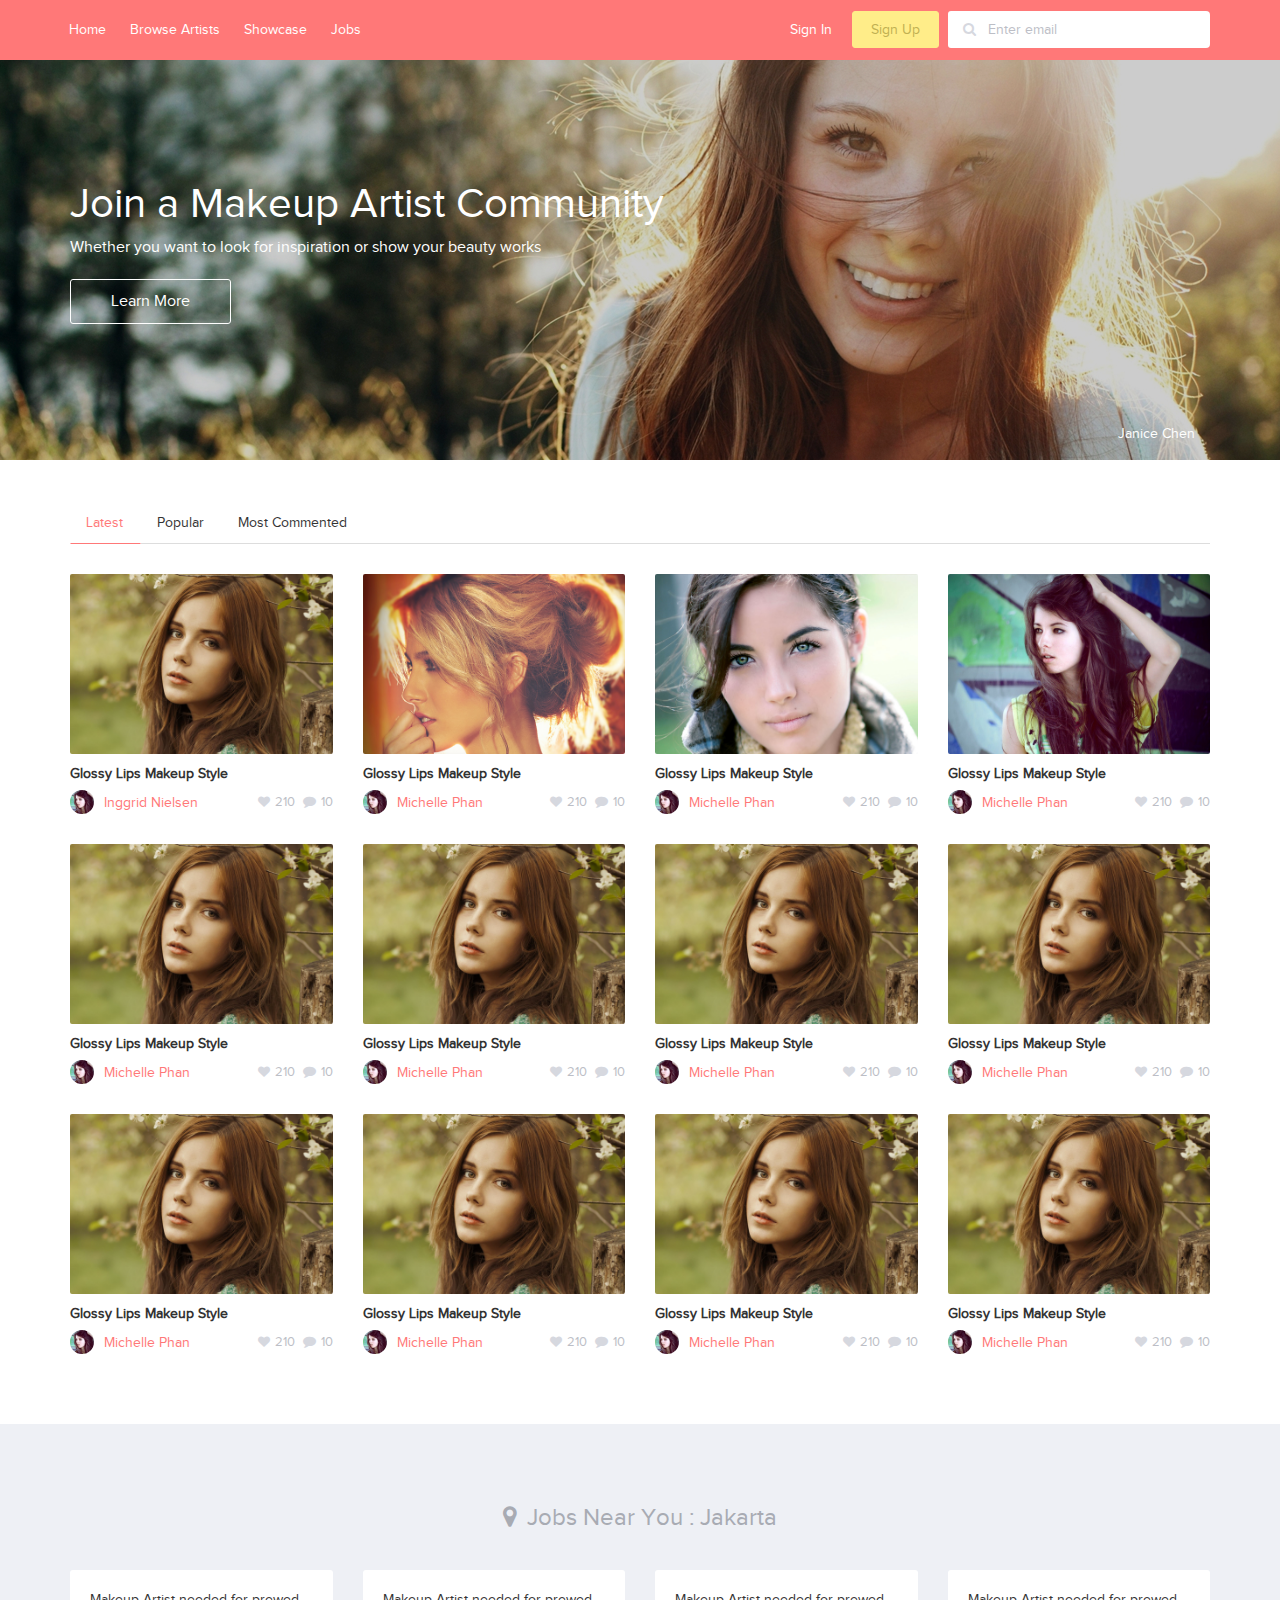
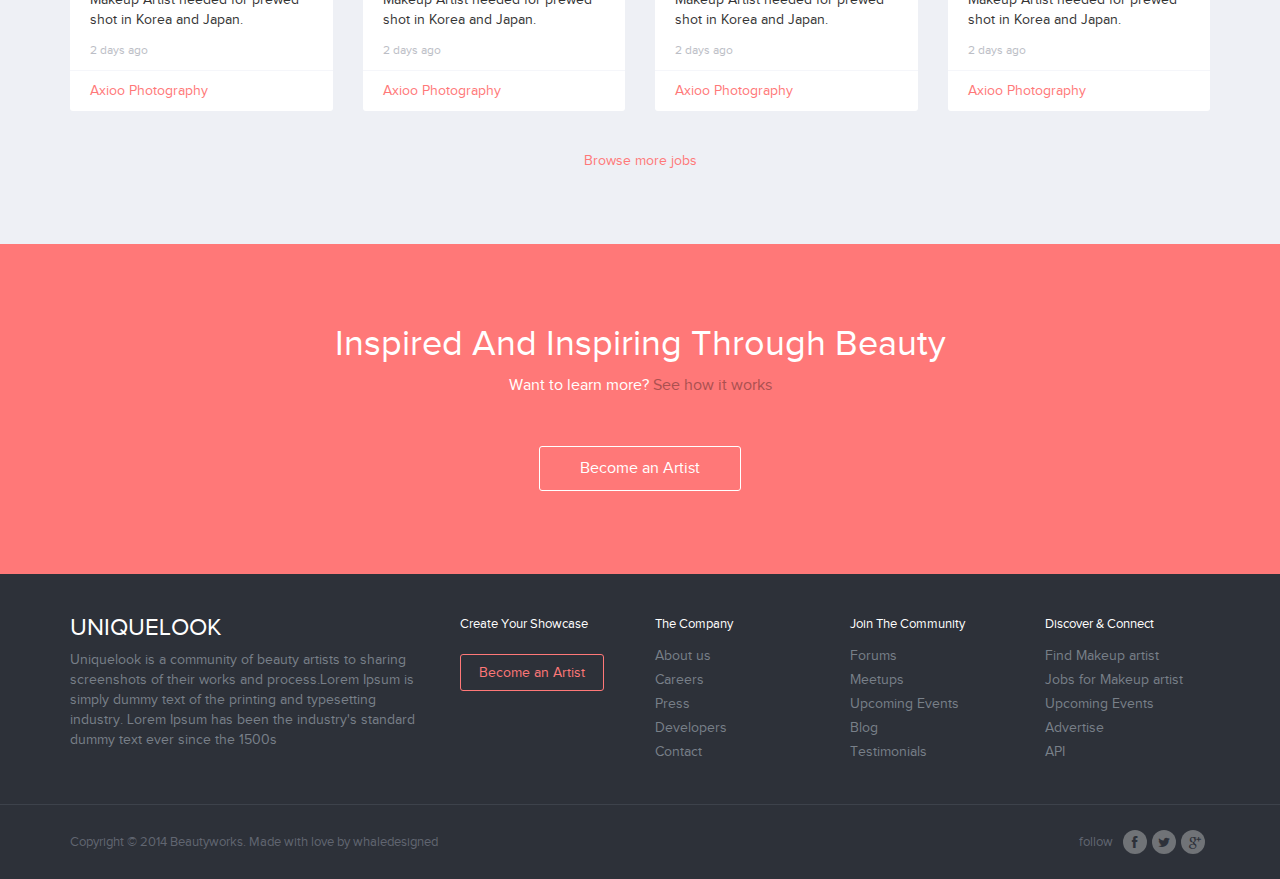
<file: index.html>
<!DOCTYPE html>
<html lang="en">
<head>
    <meta charset="utf-8">
	<meta name="viewport" content="width=device-width, initial-scale=1.0">
    <meta name="description" content="">
    <meta name="author" content="">
    <title>Uniquelook - Makeup Artist Community</title>
    <link rel="stylesheet" href="css/bootstrap.css">
    <link rel="stylesheet" href="css/bootstrap-select.min.css">   
    <link rel="stylesheet" href="css/jquery-ui.css">
	<link rel="stylesheet" href="css/style.css">
    <link rel="stylesheet" href="css/font-awesome.css">
    <script type="text/javascript" src="js/jquery.js"></script>
	
    <!-- HTML5 shim and Respond.js IE8 support of HTML5 elements and media queries -->
    <!--[if lt IE 9]>
      <script src="https://oss.maxcdn.com/html5shiv/3.7.2/html5shiv.min.js"></script>
      <script src="https://oss.maxcdn.com/respond/1.4.2/respond.min.js"></script>
    <![endif]-->
</head>

<body>
 
    <nav>
      <div class="container">
            <div class="row">
            
            <div class="pull-left">
                <ul class="navigation">
                    <li><a href="#">Home</a></li>
                    <li><a href="#">Browse Artists</a></li>
                    <li><a href="#">Showcase</a></li>
                    <li><a href="#">Jobs</a></li>
                </ul> 
            </div>
         
            <div class="pull-right nav-right">
                <a href="#" class="signin-link" data-toggle="modal" data-target="#signin-modal">Sign In</a>
                <a class="btn btn-unique btn-unique-yellow signup-button" href="#" data-toggle="modal" data-target="#signup-modal">Sign Up</a>
                <div class="search">
                    <form>
                    <div class="input-group">
                          <div class="input-group-addon">
                                <i class="fa fa-search"></i>
                          </div>
                          <input class="form-control" type="email" placeholder="Enter email">
                        </div>
                    </form>
                </div>
                
            </div> 
                
            </div>    
      </div>               
    </nav>
    
    
    <div id="homepage-heroimage-container">
        <div class="container">
            <div class="row">
                <div class="welcome-cta">
                    <h1>Join a Makeup Artist Community</h1>
                    <p>Whether you want to look for inspiration or show your beauty works</p>
                    <a class="btn btn-unique-big btn-unique-purewhite" href="recital.html">Learn More</a>
                     <div class="pull-right cover-artistname"><a href="#">Janice Chen</a></div>
                </div> 
               
            </div>
            
        </div>
        
        <div class="homepage-heroimage"></div>    
    </div>
    
    <div id="homepage-work">
        <div class="container">
            <div class="row">
                
                <div class="col-md-12 showcase-single">
                <!-- Nav tabs -->
                    
                <ul class="nav nav-tabs" role="tablist">
                  <li class="active"><a href="#latest" role="tab" data-toggle="tab">Latest</a></li>
                  <li><a href="#popular" role="tab" data-toggle="tab">Popular</a></li>
                  <li><a href="#commented" role="tab" data-toggle="tab">Most Commented</a></li>
                </ul>
                    
                </div>
                
                <!-- Tab panes -->
                <div class="tab-content">
                  <div class="tab-pane active" id="latest">

                    <!-- SHOWCASE SINGLE-->
                    <div class="col-md-3 showcase-single">
                        <div class="showcase-thumbnail"><a href="#"><img src="images/web/showcase1.png"/></a></div> 
                        <span class="showcase-title"><a href="#">Glossy Lips Makeup Style</a></span>
                        <div class="showcase-info">
                            <a class="showcase-artist" href="#">
                                <span class="showcase-artistthumbnail"><img src="images/web/artist-smallthumb1.png"/></span>
                                <span class="showcase-artistname">Inggrid Nielsen</span>
                            </a>

                            <span class="showcase-commentlike">
                                <a href="#"><i class="fa fa-heart"></i>210</a>
                                <a href="#"><i class="fa fa-comment"></i>10</a>
                            </span>
                        </div>
                    </div>
                    <!-- SHOWCASE SINGLE-->

                    <!-- SHOWCASE SINGLE-->
                    <div class="col-md-3 showcase-single">
                        <div class="showcase-thumbnail"><a href="#"><img src="images/web/showcase2.png"/></a></div> 
                        <span class="showcase-title"><a href="#">Glossy Lips Makeup Style</a></span>
                        <div class="showcase-info">
                            <a class="showcase-artist" href="#">
                                <span class="showcase-artistthumbnail"><img src="images/web/artist-smallthumb1.png"/></span>
                                <span class="showcase-artistname">Michelle Phan</span>
                            </a>

                            <span class="showcase-commentlike">
                                <a href="#"><i class="fa fa-heart"></i>210</a>
                                <a href="#"><i class="fa fa-comment"></i>10</a>
                            </span>
                        </div>
                    </div>
                    <!-- SHOWCASE SINGLE-->

                    <!-- SHOWCASE SINGLE-->
                    <div class="col-md-3 showcase-single">
                        <div class="showcase-thumbnail"><a href="#"><img src="images/web/showcase3.png"/></a></div> 
                        <span class="showcase-title"><a href="#">Glossy Lips Makeup Style</a></span>
                        <div class="showcase-info">
                            <a class="showcase-artist" href="#">
                                <span class="showcase-artistthumbnail"><img src="images/web/artist-smallthumb1.png"/></span>
                                <span class="showcase-artistname">Michelle Phan</span>
                            </a>

                            <span class="showcase-commentlike">
                                <a href="#"><i class="fa fa-heart"></i>210</a>
                                <a href="#"><i class="fa fa-comment"></i>10</a>
                            </span>
                        </div>
                    </div>
                    <!-- SHOWCASE SINGLE-->

                    <!-- SHOWCASE SINGLE-->
                    <div class="col-md-3 showcase-single">
                        <div class="showcase-thumbnail"><a href="#"><img src="images/web/showcase4.png"/></a></div> 
                        <span class="showcase-title"><a href="#">Glossy Lips Makeup Style</a></span>
                        <div class="showcase-info">
                            <a class="showcase-artist" href="#">
                                <span class="showcase-artistthumbnail"><img src="images/web/artist-smallthumb1.png"/></span>
                                <span class="showcase-artistname">Michelle Phan</span>
                            </a>

                            <span class="showcase-commentlike">
                                <a href="#"><i class="fa fa-heart"></i>210</a>
                                <a href="#"><i class="fa fa-comment"></i>10</a>
                            </span>
                        </div>
                    </div>
                    <!-- SHOWCASE SINGLE-->

                    <!-- SHOWCASE SINGLE-->
                    <div class="col-md-3 showcase-single">
                        <div class="showcase-thumbnail"><a href="#"><img src="images/web/showcase1.png"/></a></div> 
                        <span class="showcase-title"><a href="#">Glossy Lips Makeup Style</a></span>
                        <div class="showcase-info">
                            <a class="showcase-artist" href="#">
                                <span class="showcase-artistthumbnail"><img src="images/web/artist-smallthumb1.png"/></span>
                                <span class="showcase-artistname">Michelle Phan</span>
                            </a>

                            <span class="showcase-commentlike">
                                <a href="#"><i class="fa fa-heart"></i>210</a>
                                <a href="#"><i class="fa fa-comment"></i>10</a>
                            </span>
                        </div>
                    </div>
                    <!-- SHOWCASE SINGLE-->

                    <!-- SHOWCASE SINGLE-->
                    <div class="col-md-3 showcase-single">
                        <div class="showcase-thumbnail"><a href="#"><img src="images/web/showcase1.png"/></a></div> 
                        <span class="showcase-title"><a href="#">Glossy Lips Makeup Style</a></span>
                        <div class="showcase-info">
                            <a class="showcase-artist" href="#">
                                <span class="showcase-artistthumbnail"><img src="images/web/artist-smallthumb1.png"/></span>
                                <span class="showcase-artistname">Michelle Phan</span>
                            </a>

                            <span class="showcase-commentlike">
                                <a href="#"><i class="fa fa-heart"></i>210</a>
                                <a href="#"><i class="fa fa-comment"></i>10</a>
                            </span>
                        </div>
                    </div>
                    <!-- SHOWCASE SINGLE-->

                    <!-- SHOWCASE SINGLE-->
                    <div class="col-md-3 showcase-single">
                        <div class="showcase-thumbnail"><a href="#"><img src="images/web/showcase1.png"/></a></div> 
                        <span class="showcase-title"><a href="#">Glossy Lips Makeup Style</a></span>
                        <div class="showcase-info">
                            <a class="showcase-artist" href="#">
                                <span class="showcase-artistthumbnail"><img src="images/web/artist-smallthumb1.png"/></span>
                                <span class="showcase-artistname">Michelle Phan</span>
                            </a>

                            <span class="showcase-commentlike">
                                <a href="#"><i class="fa fa-heart"></i>210</a>
                                <a href="#"><i class="fa fa-comment"></i>10</a>
                            </span>
                        </div>
                    </div>
                    <!-- SHOWCASE SINGLE-->

                    <!-- SHOWCASE SINGLE-->
                    <div class="col-md-3 showcase-single">
                        <div class="showcase-thumbnail"><a href="#"><img src="images/web/showcase1.png"/></a></div> 
                        <span class="showcase-title"><a href="#">Glossy Lips Makeup Style</a></span>
                        <div class="showcase-info">
                            <a class="showcase-artist" href="#">
                                <span class="showcase-artistthumbnail"><img src="images/web/artist-smallthumb1.png"/></span>
                                <span class="showcase-artistname">Michelle Phan</span>
                            </a>

                            <span class="showcase-commentlike">
                                <a href="#"><i class="fa fa-heart"></i>210</a>
                                <a href="#"><i class="fa fa-comment"></i>10</a>
                            </span>
                        </div>
                    </div>
                    <!-- SHOWCASE SINGLE-->

                    <!-- SHOWCASE SINGLE-->
                    <div class="col-md-3 showcase-single">
                        <div class="showcase-thumbnail"><a href="#"><img src="images/web/showcase1.png"/></a></div> 
                        <span class="showcase-title"><a href="#">Glossy Lips Makeup Style</a></span>
                        <div class="showcase-info">
                            <a class="showcase-artist" href="#">
                                <span class="showcase-artistthumbnail"><img src="images/web/artist-smallthumb1.png"/></span>
                                <span class="showcase-artistname">Michelle Phan</span>
                            </a>

                            <span class="showcase-commentlike">
                                <a href="#"><i class="fa fa-heart"></i>210</a>
                                <a href="#"><i class="fa fa-comment"></i>10</a>
                            </span>
                        </div>
                    </div>
                    <!-- SHOWCASE SINGLE-->

                    <!-- SHOWCASE SINGLE-->
                    <div class="col-md-3 showcase-single">
                        <div class="showcase-thumbnail"><a href="#"><img src="images/web/showcase1.png"/></a></div> 
                        <span class="showcase-title"><a href="#">Glossy Lips Makeup Style</a></span>
                        <div class="showcase-info">
                            <a class="showcase-artist" href="#">
                                <span class="showcase-artistthumbnail"><img src="images/web/artist-smallthumb1.png"/></span>
                                <span class="showcase-artistname">Michelle Phan</span>
                            </a>

                            <span class="showcase-commentlike">
                                <a href="#"><i class="fa fa-heart"></i>210</a>
                                <a href="#"><i class="fa fa-comment"></i>10</a>
                            </span>
                        </div>
                    </div>
                    <!-- SHOWCASE SINGLE-->

                    <!-- SHOWCASE SINGLE-->
                    <div class="col-md-3 showcase-single">
                        <div class="showcase-thumbnail"><a href="#"><img src="images/web/showcase1.png"/></a></div> 
                        <span class="showcase-title"><a href="#">Glossy Lips Makeup Style</a></span>
                        <div class="showcase-info">
                            <a class="showcase-artist" href="#">
                                <span class="showcase-artistthumbnail"><img src="images/web/artist-smallthumb1.png"/></span>
                                <span class="showcase-artistname">Michelle Phan</span>
                            </a>

                            <span class="showcase-commentlike">
                                <a href="#"><i class="fa fa-heart"></i>210</a>
                                <a href="#"><i class="fa fa-comment"></i>10</a>
                            </span>
                        </div>
                    </div>
                    <!-- SHOWCASE SINGLE-->

                    <!-- SHOWCASE SINGLE-->
                    <div class="col-md-3 showcase-single">
                        <div class="showcase-thumbnail"><a href="#"><img src="images/web/showcase1.png"/></a></div> 
                        <span class="showcase-title"><a href="#">Glossy Lips Makeup Style</a></span>
                        <div class="showcase-info">
                            <a class="showcase-artist" href="#">
                                <span class="showcase-artistthumbnail"><img src="images/web/artist-smallthumb1.png"/></span>
                                <span class="showcase-artistname">Michelle Phan</span>
                            </a>

                            <span class="showcase-commentlike">
                                <a href="#"><i class="fa fa-heart"></i>210</a>
                                <a href="#"><i class="fa fa-comment"></i>10</a>
                            </span>
                        </div>
                    </div>
                    <!-- SHOWCASE SINGLE-->
                </div>
                  <div class="tab-pane" id="popular">
                     <!-- SHOWCASE SINGLE-->
                    <div class="col-md-3 showcase-single">
                        <div class="showcase-thumbnail"><a href="#"><img src="images/web/showcase1.png"/></a></div> 
                        <span class="showcase-title"><a href="#">Glossy Lips Makeup Style</a></span>
                        <div class="showcase-info">
                            <a class="showcase-artist" href="#">
                                <span class="showcase-artistthumbnail"><img src="images/web/artist-smallthumb1.png"/></span>
                                <span class="showcase-artistname">Michelle Phan</span>
                            </a>

                            <span class="showcase-commentlike">
                                <a href="#"><i class="fa fa-heart"></i>210</a>
                                <a href="#"><i class="fa fa-comment"></i>10</a>
                            </span>
                        </div>
                    </div>
                    <!-- SHOWCASE SINGLE-->

                    <!-- SHOWCASE SINGLE-->
                    <div class="col-md-3 showcase-single">
                        <div class="showcase-thumbnail"><a href="#"><img src="images/web/showcase1.png"/></a></div> 
                        <span class="showcase-title"><a href="#">Glossy Lips Makeup Style</a></span>
                        <div class="showcase-info">
                            <a class="showcase-artist" href="#">
                                <span class="showcase-artistthumbnail"><img src="images/web/artist-smallthumb1.png"/></span>
                                <span class="showcase-artistname">Michelle Phan</span>
                            </a>

                            <span class="showcase-commentlike">
                                <a href="#"><i class="fa fa-heart"></i>210</a>
                                <a href="#"><i class="fa fa-comment"></i>10</a>
                            </span>
                        </div>
                    </div>
                    <!-- SHOWCASE SINGLE-->

                    <!-- SHOWCASE SINGLE-->
                    <div class="col-md-3 showcase-single">
                        <div class="showcase-thumbnail"><a href="#"><img src="images/web/showcase1.png"/></a></div> 
                        <span class="showcase-title"><a href="#">Glossy Lips Makeup Style</a></span>
                        <div class="showcase-info">
                            <a class="showcase-artist" href="#">
                                <span class="showcase-artistthumbnail"><img src="images/web/artist-smallthumb1.png"/></span>
                                <span class="showcase-artistname">Michelle Phan</span>
                            </a>

                            <span class="showcase-commentlike">
                                <a href="#"><i class="fa fa-heart"></i>210</a>
                                <a href="#"><i class="fa fa-comment"></i>10</a>
                            </span>
                        </div>
                    </div>
                    <!-- SHOWCASE SINGLE-->

                    <!-- SHOWCASE SINGLE-->
                    <div class="col-md-3 showcase-single">
                        <div class="showcase-thumbnail"><a href="#"><img src="images/web/showcase1.png"/></a></div> 
                        <span class="showcase-title"><a href="#">Glossy Lips Makeup Style</a></span>
                        <div class="showcase-info">
                            <a class="showcase-artist" href="#">
                                <span class="showcase-artistthumbnail"><img src="images/web/artist-smallthumb1.png"/></span>
                                <span class="showcase-artistname">Michelle Phan</span>
                            </a>

                            <span class="showcase-commentlike">
                                <a href="#"><i class="fa fa-heart"></i>210</a>
                                <a href="#"><i class="fa fa-comment"></i>10</a>
                            </span>
                        </div>
                    </div>
                    <!-- SHOWCASE SINGLE-->

                    <!-- SHOWCASE SINGLE-->
                    <div class="col-md-3 showcase-single">
                        <div class="showcase-thumbnail"><a href="#"><img src="images/web/showcase1.png"/></a></div> 
                        <span class="showcase-title"><a href="#">Glossy Lips Makeup Style</a></span>
                        <div class="showcase-info">
                            <a class="showcase-artist" href="#">
                                <span class="showcase-artistthumbnail"><img src="images/web/artist-smallthumb1.png"/></span>
                                <span class="showcase-artistname">Michelle Phan</span>
                            </a>

                            <span class="showcase-commentlike">
                                <a href="#"><i class="fa fa-heart"></i>210</a>
                                <a href="#"><i class="fa fa-comment"></i>10</a>
                            </span>
                        </div>
                    </div>
                    <!-- SHOWCASE SINGLE-->

                    <!-- SHOWCASE SINGLE-->
                    <div class="col-md-3 showcase-single">
                        <div class="showcase-thumbnail"><a href="#"><img src="images/web/showcase1.png"/></a></div> 
                        <span class="showcase-title"><a href="#">Glossy Lips Makeup Style</a></span>
                        <div class="showcase-info">
                            <a class="showcase-artist" href="#">
                                <span class="showcase-artistthumbnail"><img src="images/web/artist-smallthumb1.png"/></span>
                                <span class="showcase-artistname">Michelle Phan</span>
                            </a>

                            <span class="showcase-commentlike">
                                <a href="#"><i class="fa fa-heart"></i>210</a>
                                <a href="#"><i class="fa fa-comment"></i>10</a>
                            </span>
                        </div>
                    </div>
                    <!-- SHOWCASE SINGLE-->

                    <!-- SHOWCASE SINGLE-->
                    <div class="col-md-3 showcase-single">
                        <div class="showcase-thumbnail"><a href="#"><img src="images/web/showcase1.png"/></a></div> 
                        <span class="showcase-title"><a href="#">Glossy Lips Makeup Style</a></span>
                        <div class="showcase-info">
                            <a class="showcase-artist" href="#">
                                <span class="showcase-artistthumbnail"><img src="images/web/artist-smallthumb1.png"/></span>
                                <span class="showcase-artistname">Michelle Phan</span>
                            </a>

                            <span class="showcase-commentlike">
                                <a href="#"><i class="fa fa-heart"></i>210</a>
                                <a href="#"><i class="fa fa-comment"></i>10</a>
                            </span>
                        </div>
                    </div>
                    <!-- SHOWCASE SINGLE-->

                    <!-- SHOWCASE SINGLE-->
                    <div class="col-md-3 showcase-single">
                        <div class="showcase-thumbnail"><a href="#"><img src="images/web/showcase1.png"/></a></div> 
                        <span class="showcase-title"><a href="#">Glossy Lips Makeup Style</a></span>
                        <div class="showcase-info">
                            <a class="showcase-artist" href="#">
                                <span class="showcase-artistthumbnail"><img src="images/web/artist-smallthumb1.png"/></span>
                                <span class="showcase-artistname">Michelle Phan</span>
                            </a>

                            <span class="showcase-commentlike">
                                <a href="#"><i class="fa fa-heart"></i>210</a>
                                <a href="#"><i class="fa fa-comment"></i>10</a>
                            </span>
                        </div>
                    </div>
                    <!-- SHOWCASE SINGLE-->

                    <!-- SHOWCASE SINGLE-->
                    <div class="col-md-3 showcase-single">
                        <div class="showcase-thumbnail"><a href="#"><img src="images/web/showcase1.png"/></a></div> 
                        <span class="showcase-title"><a href="#">Glossy Lips Makeup Style</a></span>
                        <div class="showcase-info">
                            <a class="showcase-artist" href="#">
                                <span class="showcase-artistthumbnail"><img src="images/web/artist-smallthumb1.png"/></span>
                                <span class="showcase-artistname">Michelle Phan</span>
                            </a>

                            <span class="showcase-commentlike">
                                <a href="#"><i class="fa fa-heart"></i>210</a>
                                <a href="#"><i class="fa fa-comment"></i>10</a>
                            </span>
                        </div>
                    </div>
                    <!-- SHOWCASE SINGLE-->

                    <!-- SHOWCASE SINGLE-->
                    <div class="col-md-3 showcase-single">
                        <div class="showcase-thumbnail"><a href="#"><img src="images/web/showcase1.png"/></a></div> 
                        <span class="showcase-title"><a href="#">Glossy Lips Makeup Style</a></span>
                        <div class="showcase-info">
                            <a class="showcase-artist" href="#">
                                <span class="showcase-artistthumbnail"><img src="images/web/artist-smallthumb1.png"/></span>
                                <span class="showcase-artistname">Michelle Phan</span>
                            </a>

                            <span class="showcase-commentlike">
                                <a href="#"><i class="fa fa-heart"></i>210</a>
                                <a href="#"><i class="fa fa-comment"></i>10</a>
                            </span>
                        </div>
                    </div>
                    <!-- SHOWCASE SINGLE-->

                    <!-- SHOWCASE SINGLE-->
                    <div class="col-md-3 showcase-single">
                        <div class="showcase-thumbnail"><a href="#"><img src="images/web/showcase1.png"/></a></div> 
                        <span class="showcase-title"><a href="#">Glossy Lips Makeup Style</a></span>
                        <div class="showcase-info">
                            <a class="showcase-artist" href="#">
                                <span class="showcase-artistthumbnail"><img src="images/web/artist-smallthumb1.png"/></span>
                                <span class="showcase-artistname">Michelle Phan</span>
                            </a>

                            <span class="showcase-commentlike">
                                <a href="#"><i class="fa fa-heart"></i>210</a>
                                <a href="#"><i class="fa fa-comment"></i>10</a>
                            </span>
                        </div>
                    </div>
                    <!-- SHOWCASE SINGLE-->

                    <!-- SHOWCASE SINGLE-->
                    <div class="col-md-3 showcase-single">
                        <div class="showcase-thumbnail"><a href="#"><img src="images/web/showcase1.png"/></a></div> 
                        <span class="showcase-title"><a href="#">Glossy Lips Makeup Style</a></span>
                        <div class="showcase-info">
                            <a class="showcase-artist" href="#">
                                <span class="showcase-artistthumbnail"><img src="images/web/artist-smallthumb1.png"/></span>
                                <span class="showcase-artistname">Michelle Phan</span>
                            </a>

                            <span class="showcase-commentlike">
                                <a href="#"><i class="fa fa-heart"></i>210</a>
                                <a href="#"><i class="fa fa-comment"></i>10</a>
                            </span>
                        </div>
                    </div>
                    <!-- SHOWCASE SINGLE-->
                  </div>
                  <div class="tab-pane" id="commented">
                    <!-- SHOWCASE SINGLE-->
                    <div class="col-md-3 showcase-single">
                        <div class="showcase-thumbnail"><a href="#"><img src="images/web/showcase1.png"/></a></div> 
                        <span class="showcase-title"><a href="#">Glossy Lips Makeup Style</a></span>
                        <div class="showcase-info">
                            <a class="showcase-artist" href="#">
                                <span class="showcase-artistthumbnail"><img src="images/web/artist-smallthumb1.png"/></span>
                                <span class="showcase-artistname">Grace Helbig</span>
                            </a>

                            <span class="showcase-commentlike">
                                <a href="#"><i class="fa fa-heart"></i>210</a>
                                <a href="#"><i class="fa fa-comment"></i>10</a>
                            </span>
                        </div>
                    </div>
                    <!-- SHOWCASE SINGLE-->

                    <!-- SHOWCASE SINGLE-->
                    <div class="col-md-3 showcase-single">
                        <div class="showcase-thumbnail"><a href="#"><img src="images/web/showcase1.png"/></a></div> 
                        <span class="showcase-title"><a href="#">Glossy Lips Makeup Style</a></span>
                        <div class="showcase-info">
                            <a class="showcase-artist" href="#">
                                <span class="showcase-artistthumbnail"><img src="images/web/artist-smallthumb1.png"/></span>
                                <span class="showcase-artistname">Michelle Phan</span>
                            </a>

                            <span class="showcase-commentlike">
                                <a href="#"><i class="fa fa-heart"></i>210</a>
                                <a href="#"><i class="fa fa-comment"></i>10</a>
                            </span>
                        </div>
                    </div>
                    <!-- SHOWCASE SINGLE-->

                    <!-- SHOWCASE SINGLE-->
                    <div class="col-md-3 showcase-single">
                        <div class="showcase-thumbnail"><a href="#"><img src="images/web/showcase1.png"/></a></div> 
                        <span class="showcase-title"><a href="#">Glossy Lips Makeup Style</a></span>
                        <div class="showcase-info">
                            <a class="showcase-artist" href="#">
                                <span class="showcase-artistthumbnail"><img src="images/web/artist-smallthumb1.png"/></span>
                                <span class="showcase-artistname">Michelle Phan</span>
                            </a>

                            <span class="showcase-commentlike">
                                <a href="#"><i class="fa fa-heart"></i>210</a>
                                <a href="#"><i class="fa fa-comment"></i>10</a>
                            </span>
                        </div>
                    </div>
                    <!-- SHOWCASE SINGLE-->

                    <!-- SHOWCASE SINGLE-->
                    <div class="col-md-3 showcase-single">
                        <div class="showcase-thumbnail"><a href="#"><img src="images/web/showcase1.png"/></a></div> 
                        <span class="showcase-title"><a href="#">Glossy Lips Makeup Style</a></span>
                        <div class="showcase-info">
                            <a class="showcase-artist" href="#">
                                <span class="showcase-artistthumbnail"><img src="images/web/artist-smallthumb1.png"/></span>
                                <span class="showcase-artistname">Michelle Phan</span>
                            </a>

                            <span class="showcase-commentlike">
                                <a href="#"><i class="fa fa-heart"></i>210</a>
                                <a href="#"><i class="fa fa-comment"></i>10</a>
                            </span>
                        </div>
                    </div>
                    <!-- SHOWCASE SINGLE-->

                    <!-- SHOWCASE SINGLE-->
                    <div class="col-md-3 showcase-single">
                        <div class="showcase-thumbnail"><a href="#"><img src="images/web/showcase1.png"/></a></div> 
                        <span class="showcase-title"><a href="#">Glossy Lips Makeup Style</a></span>
                        <div class="showcase-info">
                            <a class="showcase-artist" href="#">
                                <span class="showcase-artistthumbnail"><img src="images/web/artist-smallthumb1.png"/></span>
                                <span class="showcase-artistname">Michelle Phan</span>
                            </a>

                            <span class="showcase-commentlike">
                                <a href="#"><i class="fa fa-heart"></i>210</a>
                                <a href="#"><i class="fa fa-comment"></i>10</a>
                            </span>
                        </div>
                    </div>
                    <!-- SHOWCASE SINGLE-->

                    <!-- SHOWCASE SINGLE-->
                    <div class="col-md-3 showcase-single">
                        <div class="showcase-thumbnail"><a href="#"><img src="images/web/showcase1.png"/></a></div> 
                        <span class="showcase-title"><a href="#">Glossy Lips Makeup Style</a></span>
                        <div class="showcase-info">
                            <a class="showcase-artist" href="#">
                                <span class="showcase-artistthumbnail"><img src="images/web/artist-smallthumb1.png"/></span>
                                <span class="showcase-artistname">Michelle Phan</span>
                            </a>

                            <span class="showcase-commentlike">
                                <a href="#"><i class="fa fa-heart"></i>210</a>
                                <a href="#"><i class="fa fa-comment"></i>10</a>
                            </span>
                        </div>
                    </div>
                    <!-- SHOWCASE SINGLE-->

                    <!-- SHOWCASE SINGLE-->
                    <div class="col-md-3 showcase-single">
                        <div class="showcase-thumbnail"><a href="#"><img src="images/web/showcase1.png"/></a></div> 
                        <span class="showcase-title"><a href="#">Glossy Lips Makeup Style</a></span>
                        <div class="showcase-info">
                            <a class="showcase-artist" href="#">
                                <span class="showcase-artistthumbnail"><img src="images/web/artist-smallthumb1.png"/></span>
                                <span class="showcase-artistname">Michelle Phan</span>
                            </a>

                            <span class="showcase-commentlike">
                                <a href="#"><i class="fa fa-heart"></i>210</a>
                                <a href="#"><i class="fa fa-comment"></i>10</a>
                            </span>
                        </div>
                    </div>
                    <!-- SHOWCASE SINGLE-->

                    <!-- SHOWCASE SINGLE-->
                    <div class="col-md-3 showcase-single">
                        <div class="showcase-thumbnail"><a href="#"><img src="images/web/showcase1.png"/></a></div> 
                        <span class="showcase-title"><a href="#">Glossy Lips Makeup Style</a></span>
                        <div class="showcase-info">
                            <a class="showcase-artist" href="#">
                                <span class="showcase-artistthumbnail"><img src="images/web/artist-smallthumb1.png"/></span>
                                <span class="showcase-artistname">Michelle Phan</span>
                            </a>

                            <span class="showcase-commentlike">
                                <a href="#"><i class="fa fa-heart"></i>210</a>
                                <a href="#"><i class="fa fa-comment"></i>10</a>
                            </span>
                        </div>
                    </div>
                    <!-- SHOWCASE SINGLE-->

                    <!-- SHOWCASE SINGLE-->
                    <div class="col-md-3 showcase-single">
                        <div class="showcase-thumbnail"><a href="#"><img src="images/web/showcase1.png"/></a></div> 
                        <span class="showcase-title"><a href="#">Glossy Lips Makeup Style</a></span>
                        <div class="showcase-info">
                            <a class="showcase-artist" href="#">
                                <span class="showcase-artistthumbnail"><img src="images/web/artist-smallthumb1.png"/></span>
                                <span class="showcase-artistname">Michelle Phan</span>
                            </a>

                            <span class="showcase-commentlike">
                                <a href="#"><i class="fa fa-heart"></i>210</a>
                                <a href="#"><i class="fa fa-comment"></i>10</a>
                            </span>
                        </div>
                    </div>
                    <!-- SHOWCASE SINGLE-->

                    <!-- SHOWCASE SINGLE-->
                    <div class="col-md-3 showcase-single">
                        <div class="showcase-thumbnail"><a href="#"><img src="images/web/showcase1.png"/></a></div> 
                        <span class="showcase-title"><a href="#">Glossy Lips Makeup Style</a></span>
                        <div class="showcase-info">
                            <a class="showcase-artist" href="#">
                                <span class="showcase-artistthumbnail"><img src="images/web/artist-smallthumb1.png"/></span>
                                <span class="showcase-artistname">Michelle Phan</span>
                            </a>

                            <span class="showcase-commentlike">
                                <a href="#"><i class="fa fa-heart"></i>210</a>
                                <a href="#"><i class="fa fa-comment"></i>10</a>
                            </span>
                        </div>
                    </div>
                    <!-- SHOWCASE SINGLE-->

                    <!-- SHOWCASE SINGLE-->
                    <div class="col-md-3 showcase-single">
                        <div class="showcase-thumbnail"><a href="#"><img src="images/web/showcase1.png"/></a></div> 
                        <span class="showcase-title"><a href="#">Glossy Lips Makeup Style</a></span>
                        <div class="showcase-info">
                            <a class="showcase-artist" href="#">
                                <span class="showcase-artistthumbnail"><img src="images/web/artist-smallthumb1.png"/></span>
                                <span class="showcase-artistname">Michelle Phan</span>
                            </a>

                            <span class="showcase-commentlike">
                                <a href="#"><i class="fa fa-heart"></i>210</a>
                                <a href="#"><i class="fa fa-comment"></i>10</a>
                            </span>
                        </div>
                    </div>
                    <!-- SHOWCASE SINGLE-->

                    <!-- SHOWCASE SINGLE-->
                    <div class="col-md-3 showcase-single">
                        <div class="showcase-thumbnail"><a href="#"><img src="images/web/showcase1.png"/></a></div> 
                        <span class="showcase-title"><a href="#">Glossy Lips Makeup Style</a></span>
                        <div class="showcase-info">
                            <a class="showcase-artist" href="#">
                                <span class="showcase-artistthumbnail"><img src="images/web/artist-smallthumb1.png"/></span>
                                <span class="showcase-artistname">Michelle Phan</span>
                            </a>

                            <span class="showcase-commentlike">
                                <a href="#"><i class="fa fa-heart"></i>210</a>
                                <a href="#"><i class="fa fa-comment"></i>10</a>
                            </span>
                        </div>
                    </div>
                    <!-- SHOWCASE SINGLE-->  
                  </div>
                      
                </div>
                
            </div>
        </div>
    </div>    
    
    
    <div id="homepage-job">
        <div class="container">
            <div class="row">
            <div class="col-lg-12 homepage-job-header">
                <h3><i class="fa fa-map-marker" style="margin-right:10px;"></i>Jobs Near You : Jakarta</h3>
            </div>    
            <div class="col-lg-3">
                <div class="homepage-singlejob">
                    <div class="homepage-singlejob-top">
                        <p><a href="#">Makeup Artist needed for prewed shot in Korea and Japan.</a></p>
                        <small style="color:#bcbec6;">2 days ago</small>  
                    </div>
                    <div class="homepage-singlejob-bottom">
                        <a href="#">Axioo Photography</a>
                    </div>
                </div>    
            </div>
            <div class="col-lg-3">
                <div class="homepage-singlejob">
                    <div class="homepage-singlejob-top">
                        <p><a href="#">Makeup Artist needed for prewed shot in Korea and Japan.</a></p>
                        <small style="color:#bcbec6;">2 days ago</small>  
                    </div>
                    <div class="homepage-singlejob-bottom">
                        <a href="#">Axioo Photography</a>
                    </div>
                </div>    
            </div>
            <div class="col-lg-3">
                <div class="homepage-singlejob">
                    <div class="homepage-singlejob-top">
                        <p><a href="#">Makeup Artist needed for prewed shot in Korea and Japan.</a></p>
                        <small style="color:#bcbec6;">2 days ago</small>  
                    </div>
                    <div class="homepage-singlejob-bottom">
                        <a href="#">Axioo Photography</a>
                    </div>
                </div>    
            </div>
            <div class="col-lg-3">
                <div class="homepage-singlejob">
                    <div class="homepage-singlejob-top">
                        <p><a href="#">Makeup Artist needed for prewed shot in Korea and Japan.</a></p>
                        <small style="color:#bcbec6;">2 days ago</small>  
                    </div>
                    <div class="homepage-singlejob-bottom">
                        <a href="#">Axioo Photography</a>
                    </div>
                </div>    
            </div>    
                 
            <div class="col-lg-12 morejobs" style="text-align:center;color:#FFF; margin-top:40px;">
                <a href="#">Browse more jobs</a>
            </div>     
                
            </div>    
        </div>
    </div>
    
    <!-- /homepage - learnmore -->
    <div id="beforefooter">
        <div class="container">
            <div class="row">
                <div class="col-md-12" style="text-align:center;color:#FFF;">
                    <h1>Inspired And Inspiring Through Beauty</h1>
                    <p>Want to learn more? <a href="#">See how it works</a></p><br/><br/>
                    <a class="btn btn-unique-big btn-unique-white" href="recital.html">Become an Artist</a>
                </div>
            </div>    
        </div>
    </div>
    <!-- /homepage - learnmore -->
    
    <!-- /footer -->
	<div id="footer" class="clearfix">
        <div class="container">
            <div class="row">
                <div class="col-md-4">
                    <h3 style="margin-top:0px; color:#FFF;">UNIQUELOOK</h3>    
                    <p>Uniquelook is a community of beauty artists to sharing screenshots of their works and process.Lorem Ipsum is simply dummy text of the printing and typesetting industry. Lorem Ipsum has been the industry's standard dummy text ever since the 1500s</p>
                </div>
                <div class="col-md-2">
                    <span style="color:#FFF; font-size:13px;">Create Your Showcase</span><br/></br>
                    <a class="btn btn-unique btn-unique-red" href="recital.html">Become an Artist</a>
                </div>
                <div class="col-md-2">
                    <span style="color:#FFF; font-size:13px;">The Company</span>
                    <ul class="footerlink">
                        <li><a href="#">About us</a></li>
                        <li><a href="#">Careers</a></li>
                        <li><a href="#">Press</a></li>
                        <li><a href="#">Developers</a></li>
                        <li><a href="#">Contact</a></li>
                    </ul>
                </div>
                <div class="col-md-2">
                    <span style="color:#FFF; font-size:13px;">Join The Community</span>
                    <ul class="footerlink">
                        <li><a href="#">Forums</a></li>
                        <li><a href="#">Meetups</a></li>
                        <li><a href="#">Upcoming Events</a></li>
                        <li><a href="#">Blog</a></li>
                        <li><a href="#">Testimonials</a></li>
                    </ul>
                </div>
                <div class="col-md-2">
                    <span style="color:#FFF; font-size:13px;">Discover &amp; Connect</span>
                    <ul class="footerlink">
                        <li><a href="#">Find Makeup artist</a></li>
                        <li><a href="#">Jobs for Makeup artist</a></li>
                        <li><a href="#">Upcoming Events</a></li>
                        <li><a href="#">Advertise</a></li>
                        <li><a href="#">API</a></li>
                    </ul>
                </div>
            </div>
        </div>
    </div>
    <!-- /footer -->
    
    <!-- /copyright -->
	<div id="copyright" class="clearfix">
			<div class="container">
				<div class="pull-left copyright-left">
					Copyright &copy; 2014 Beautyworks. Made with love by whaledesigned
				</div>
				
                <div class="pull-right copyright-right">
					<span style="float:left;margin-right:10px; margin-top:3px;color:#616671;">follow</span>
                    <a href="#" class="social-icon"> <i class="fa fa-facebook fa-social-icon"></i></a>
                    <a href="#" class="social-icon"> <i class="fa fa-twitter fa-social-icon"></i></a>
                    <a href="#" class="social-icon"> <i class="fa fa-google-plus fa-social-icon"></i></a>
                </div>
				
			</div>
	</div>
    <!-- /copyright -->
    
    
    <!-- FORGOT PASSWORD Modal -->
    <div class="modal fade" id="forgotpassword-modal" tabindex="-1" role="dialog" aria-labelledby="myModalLabel" aria-hidden="true">
          <div class="modal-dialog">
            <div class="modal-content">
              <div class="modal-header">
                <button type="button" class="close" data-dismiss="modal" style="margin-top:-14px;"><span aria-hidden="true">&times;</span><span class="sr-only">Close</span></button>
                <h4 class="modal-title" id="myModalLabel">Forgot Your Password?</h4>
              </div>
                
              <div class="modal-body form-resetPassword">
                <p>Enter the email address associated with your account, and we'll email you a link to reset your password</p>

                <form role="form" data-toggle="validator" >


                <div class="form-group">
                <input type="email" id="inputEmail" class="form-control field-resetPassword" placeholder="Email Address" data-error="invalid email address" required>   
                <div class="help-block with-errors"></div> 
              </div>    
                 <button type="submit" class="btn btn-unique-big btn-unique-redfull btn-block " style="float:left; margin-top:0px;">Send Reset Link</button>
                </form>
                <div style="clear:both;"></div>
              </div>
                
              <div class="modal-footer">
                <a href="#" id="signup-trigger-fromforgot">Sign up</a> or <a href="#" id="signin-trigger-fromforgot">Sign in</a>
              </div>
            </div>
          </div>
    </div>
    <!-- FORGOT PASSWORD Modal -->
    
    
    <!-- SIGN IN Modal -->
    <div class="modal fade" id="signin-modal" tabindex="-1" role="dialog" aria-labelledby="myModalLabel" aria-hidden="true">
      <div class="modal-dialog">
        <div class="modal-content">
          
          <div class="modal-header">
                <button type="button" class="close" data-dismiss="modal" style="margin-top:-14px;"><span aria-hidden="true">&times;</span>
                    <span class="sr-only">Close</span>
                </button>
                <h4 class="modal-title" id="myModalLabel">Sign in for UNIQUELOOKS</h4>
          </div>
          <div class="modal-body form-signin">
              <a class="btn btn-unique-facebook btn-unique-redfull btn-block" style="margin-bottom:8px;">
                 <i class="fa fa-facebook"></i>Sign in with Facebook
              </a>  
              <div style="clear:both;"></div>
              <div class="or-separator">
                <p class="text">or</p>         
                <hr/>  
              </div>
              
              <form role="form" data-toggle="validator" name="signin-form" style="margin-top:8px;">
                <div class="form-group">
                    <input type="email" id="inputEmail" class="form-control field-signin" placeholder="Email Address" data-error="invalid email address" required>                     <div class="help-block with-errors"></div> 
                </div> 

                <div class="form-group">
                    <input name="" type="password" class="form-control field-signin" placeholder="Password"> 
                </div>   
                <div class="checkbox" style="float:left; margin-top:0px;">
                    <label>
                        <input type="checkbox"><span style="margin-top:2px;float:left;font-size:13px;">Remember me</span>
                    </label>
                </div>
                <div class="forgotLink-container"><a href="#" id="forgotpassword-trigger">Forgot password?</a></div>    
                <button type="submit" class="btn btn-unique-big btn-unique-redfull btn-block " style="float:left; margin-top:0px;">Sign In</button>
              </form>
              <div style="clear:both;"></div>
          </div>
          <div class="modal-footer">
            Don't have an account? <a href="#" id="signup-trigger">Sign up</a>
          </div>
            
        </div>
      </div>
    </div>
    <!-- SIGN IN Modal -->
    
    <!-- SIGN UP Modal -->
<div class="modal fade" id="signup-modal" tabindex="-1" role="dialog" aria-labelledby="myModalLabel" aria-hidden="true">
  <div class="modal-dialog">
    <div class="modal-content">
      <div class="modal-header">
            <button type="button" class="close" data-dismiss="modal" style="margin-top:-14px;"><span aria-hidden="true">&times;</span><span class="sr-only">Close</span></button>
            <h4 class="modal-title" id="myModalLabel">Sign up for UNIQUELOOKS</h4>
      </div>
      <div class="modal-body form-signup">
            <a class="btn btn-unique-facebook btn-unique-redfull btn-block" style="margin-bottom:8px;">
                <i class="fa fa-facebook"></i>Sign up with Facebook
            </a>   
          
           <div style="clear:both;"></div>
        
          <div class="or-separator">
          
         <p class="text">or</p>         
          <hr/>  
          </div>
          
         <form role="form" data-toggle="validator" style="margin-top:8px;">
             
           <div class="form-group">  
                <input name="" type="text" class="form-control field-signup" placeholder="First Name" data-error="First name is required" required>
               <div class="help-block with-errors"></div> 
         </div>
             
            <div class="form-group">  
                <input name="" type="text" class="form-control field-signup" placeholder="Last Name" data-error="Last name is required" required>   
               <div class="help-block with-errors"></div> 
         </div>
             
         
             
        <div class="form-group">
        <input type="email" id="inputEmail" class="form-control field-signup" placeholder="Email Address" data-error="Email address is required" required>   
        <div class="help-block with-errors"></div> 
        </div> 
             
        
         <div class="form-group">
         <input name="" type="password" class="form-control field-signup" placeholder="Password" data-error="Password is required" required>     
             
       
        <div class="help-block with-errors"></div> 
        </div> 
        
             <div class="form-group">
         <input name="" type="password" class="form-control field-signup" placeholder="Confirm Password" data-error="Confirm Password is required" required>     
             
       
        <div class="help-block with-errors"></div> 
        </div> 
        

        <div class="checkbox" style="float:left; margin-top:0px;">
            <label>
              <input type="checkbox"> <span style="float:left; margin-top:2px;font-size:13px;">I agree with Uniquelooks <a href="#">Terms &amp; Conditions</a>.</span>
            </label>
          </div>
            
            
        <button type="submit" class="btn btn-unique-big btn-unique-redfull btn-block " style="float:left; margin-top:0px;">Sign Up</button>
          
        </form>
          <div style="clear:both;"></div>
         
      </div>
      <div class="modal-footer">
        Have an account? <a href="#" id="signin-trigger">Sign in</a>
      </div>
    </div>
  </div>
</div>    
    
    
	<script type="text/javascript" src="js/bootstrap.min.js"></script>
    <script type="text/javascript" src="js/jquery-ui.min.js"></script>
    <script type="text/javascript" src="js/bootstrap-select.min.js"></script>
	<script type="text/javascript" src="js/jquery.mousewheel.js"></script>
    <script type="text/javascript" src="js/jquery.cycle.all.min.js"></script>
    <script type="text/javascript" src="js/jquery.validate.min.js"></script>
    <script type="text/javascript" src="js/functions.js"></script>
    <script>
      
    $("#signup-trigger").click(function() {
        $("#signin-modal").modal('hide');
        $("#signup-modal").modal('show');
}   );  
        
         $("#signin-trigger").click(function() {
        $("#signup-modal").modal('hide');
        $("#forgotpassword-modal").modal('hide');
        $("#signin-modal").modal('show');
}   );  
        
         $("#signin-trigger-fromforgot").click(function() {
        
        $("#forgotpassword-modal").modal('hide');
        $("#signin-modal").modal('show');
}   ); 
        
         $("#signup-trigger-fromforgot").click(function() {
        
        $("#forgotpassword-modal").modal('hide');
        $("#signup-modal").modal('show');
}   ); 
        
    $("#forgotpassword-trigger").click(function() {
        $("#signin-modal").modal('hide');
        $("#forgotpassword-modal").modal('show');
}   );     
        
    
      
    </script> 
</body>
</html>
</file>
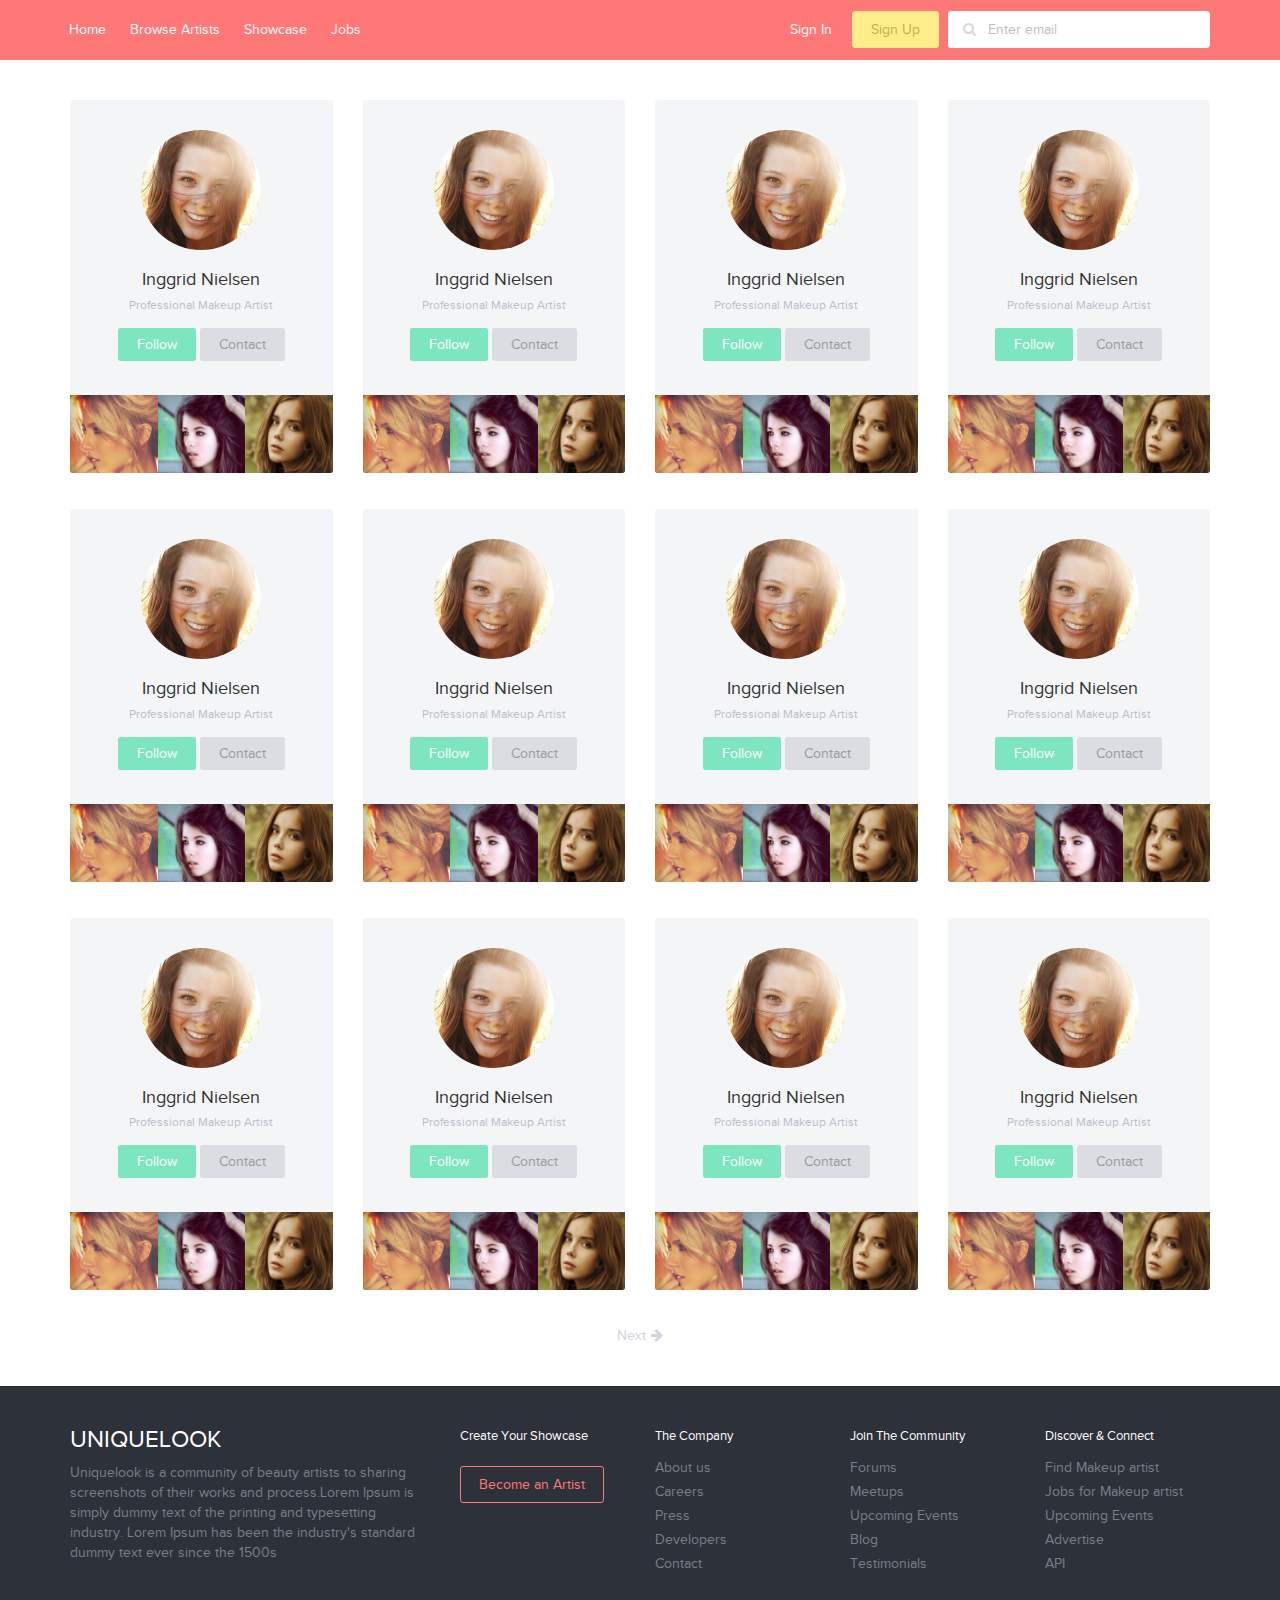
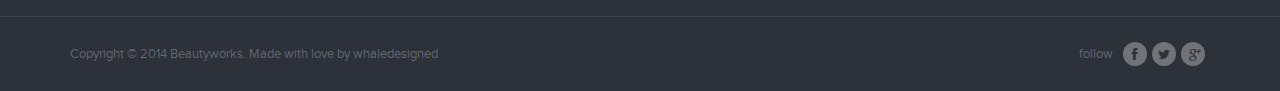
<file: artists.html>
<!DOCTYPE html>
<html lang="en">
<head>
    <meta charset="utf-8">
	<meta name="viewport" content="width=device-width, initial-scale=1.0">
    <meta name="description" content="">
    <meta name="author" content="">
    <title>Uniquelook - Makeup Artist Community</title>
    <link rel="stylesheet" href="css/bootstrap.css">
    <link rel="stylesheet" href="css/bootstrap-select.min.css">   
    <link rel="stylesheet" href="css/jquery-ui.css">
	<link rel="stylesheet" href="css/style.css">
    <link rel="stylesheet" href="css/font-awesome.css">
    <script type="text/javascript" src="js/jquery.js"></script>
	
    <!-- HTML5 shim and Respond.js IE8 support of HTML5 elements and media queries -->
    <!--[if lt IE 9]>
      <script src="https://oss.maxcdn.com/html5shiv/3.7.2/html5shiv.min.js"></script>
      <script src="https://oss.maxcdn.com/respond/1.4.2/respond.min.js"></script>
    <![endif]-->
</head>

<body>
 
    <nav>
      <div class="container">
            <div class="row">
            
            <div class="pull-left">
                <ul class="navigation">
                    <li><a href="#">Home</a></li>
                    <li><a href="#">Browse Artists</a></li>
                    <li><a href="#">Showcase</a></li>
                    <li><a href="#">Jobs</a></li>
                </ul> 
            </div>
         
            <div class="pull-right nav-right">
                <a href="#" class="signin-link" data-toggle="modal" data-target="#signin-modal">Sign In</a>
                <a class="btn btn-unique btn-unique-yellow signup-button" href="#" data-toggle="modal" data-target="#signup-modal">Sign Up</a>
                <div class="search">
                    <form>
                    <div class="input-group">
                          <div class="input-group-addon">
                                <i class="fa fa-search"></i>
                          </div>
                          <input class="form-control" type="email" placeholder="Enter email">
                        </div>
                    </form>
                </div>
                
            </div> 
                
            </div>    
      </div>               
    </nav>
    
    
    <div>
        <div class="container">
            <div class="row">
                
                
            <div class="col-md-12" style="margin:40px 0px; padding:0px; ">    
                
                
             <div class="col-md-3">
                  <div class="profile-card " >
                    <div class="profile-card-image"><img src="images/web/user.png"/></div>
                     
                    <div class="profile-card-name">
                        <h4>Inggrid Nielsen</h4>
                        <small>Professional Makeup Artist</small>
                    </div>    
                     <div class="profile-card-button"> 
                        <a href="#" class="btn-unique btn-unique-green">Follow</a>      
                        <a href="#" class="btn-unique btn-unique-gray">Contact</a> 
                     </div> 
                     <div class="clear:both"></div>
                 </div> 
                 <div class="profilecard-showcasesmall">
                    <div class="col-md-4 showcase-smallthumb"><img src="images/web/showsmall1.png"/></div>
                    <div class="col-md-4 showcase-smallthumb"><img src="images/web/showsmall2.png"/></div>
                     <div class="col-md-4 showcase-smallthumb"><img src="images/web/showsmall3.png"/></div>
                 </div>
             </div> 
                
                
           <div class="col-md-3">
                  <div class="profile-card " >
                    <div class="profile-card-image"><img src="images/web/user.png"/></div>
                     
                    <div class="profile-card-name">
                        <h4>Inggrid Nielsen</h4>
                        <small>Professional Makeup Artist</small>
                    </div>    
                     <div class="profile-card-button"> 
                        <a href="#" class="btn-unique btn-unique-green">Follow</a>      
                        <a href="#" class="btn-unique btn-unique-gray">Contact</a> 
                     </div> 
                     <div class="clear:both"></div>
                 </div> 
                 <div class="profilecard-showcasesmall">
                    <div class="col-md-4 showcase-smallthumb"><img src="images/web/showsmall1.png"/></div>
                    <div class="col-md-4 showcase-smallthumb"><img src="images/web/showsmall2.png"/></div>
                     <div class="col-md-4 showcase-smallthumb"><img src="images/web/showsmall3.png"/></div>
                 </div>
             </div> 
                
            
            <div class="col-md-3">
                  <div class="profile-card " >
                    <div class="profile-card-image"><img src="images/web/user.png"/></div>
                     
                    <div class="profile-card-name">
                        <h4>Inggrid Nielsen</h4>
                        <small>Professional Makeup Artist</small>
                    </div>    
                     <div class="profile-card-button"> 
                        <a href="#" class="btn-unique btn-unique-green">Follow</a>      
                        <a href="#" class="btn-unique btn-unique-gray">Contact</a> 
                     </div> 
                     <div class="clear:both"></div>
                 </div> 
                 <div class="profilecard-showcasesmall">
                    <div class="col-md-4 showcase-smallthumb"><img src="images/web/showsmall1.png"/></div>
                    <div class="col-md-4 showcase-smallthumb"><img src="images/web/showsmall2.png"/></div>
                     <div class="col-md-4 showcase-smallthumb"><img src="images/web/showsmall3.png"/></div>
                 </div>
             </div> 
                
                
            <div class="col-md-3">
                  <div class="profile-card " >
                    <div class="profile-card-image"><img src="images/web/user.png"/></div>
                     
                    <div class="profile-card-name">
                        <h4>Inggrid Nielsen</h4>
                        <small>Professional Makeup Artist</small>
                    </div>    
                     <div class="profile-card-button"> 
                        <a href="#" class="btn-unique btn-unique-green">Follow</a>      
                        <a href="#" class="btn-unique btn-unique-gray">Contact</a> 
                     </div> 
                     <div class="clear:both"></div>
                 </div> 
                 <div class="profilecard-showcasesmall">
                    <div class="col-md-4 showcase-smallthumb"><img src="images/web/showsmall1.png"/></div>
                    <div class="col-md-4 showcase-smallthumb"><img src="images/web/showsmall2.png"/></div>
                     <div class="col-md-4 showcase-smallthumb"><img src="images/web/showsmall3.png"/></div>
                 </div>
             </div> 
                
                
            <div class="col-md-3">
                  <div class="profile-card " >
                    <div class="profile-card-image"><img src="images/web/user.png"/></div>
                     
                    <div class="profile-card-name">
                        <h4>Inggrid Nielsen</h4>
                        <small>Professional Makeup Artist</small>
                    </div>    
                     <div class="profile-card-button"> 
                        <a href="#" class="btn-unique btn-unique-green">Follow</a>      
                        <a href="#" class="btn-unique btn-unique-gray">Contact</a> 
                     </div> 
                     <div class="clear:both"></div>
                 </div> 
                 <div class="profilecard-showcasesmall">
                    <div class="col-md-4 showcase-smallthumb"><img src="images/web/showsmall1.png"/></div>
                    <div class="col-md-4 showcase-smallthumb"><img src="images/web/showsmall2.png"/></div>
                     <div class="col-md-4 showcase-smallthumb"><img src="images/web/showsmall3.png"/></div>
                 </div>
             </div> 
                
            <div class="col-md-3">
                  <div class="profile-card " >
                    <div class="profile-card-image"><img src="images/web/user.png"/></div>
                     
                    <div class="profile-card-name">
                        <h4>Inggrid Nielsen</h4>
                        <small>Professional Makeup Artist</small>
                    </div>    
                     <div class="profile-card-button"> 
                        <a href="#" class="btn-unique btn-unique-green">Follow</a>      
                        <a href="#" class="btn-unique btn-unique-gray">Contact</a> 
                     </div> 
                     <div class="clear:both"></div>
                 </div> 
                 <div class="profilecard-showcasesmall">
                    <div class="col-md-4 showcase-smallthumb"><img src="images/web/showsmall1.png"/></div>
                    <div class="col-md-4 showcase-smallthumb"><img src="images/web/showsmall2.png"/></div>
                     <div class="col-md-4 showcase-smallthumb"><img src="images/web/showsmall3.png"/></div>
                 </div>
             </div> 
                
            <div class="col-md-3">
                  <div class="profile-card " >
                    <div class="profile-card-image"><img src="images/web/user.png"/></div>
                     
                    <div class="profile-card-name">
                        <h4>Inggrid Nielsen</h4>
                        <small>Professional Makeup Artist</small>
                    </div>    
                     <div class="profile-card-button"> 
                        <a href="#" class="btn-unique btn-unique-green">Follow</a>      
                        <a href="#" class="btn-unique btn-unique-gray">Contact</a> 
                     </div> 
                     <div class="clear:both"></div>
                 </div> 
                 <div class="profilecard-showcasesmall">
                    <div class="col-md-4 showcase-smallthumb"><img src="images/web/showsmall1.png"/></div>
                    <div class="col-md-4 showcase-smallthumb"><img src="images/web/showsmall2.png"/></div>
                     <div class="col-md-4 showcase-smallthumb"><img src="images/web/showsmall3.png"/></div>
                 </div>
             </div> 
                
                
            <div class="col-md-3">
                  <div class="profile-card " >
                    <div class="profile-card-image"><img src="images/web/user.png"/></div>
                     
                    <div class="profile-card-name">
                        <h4>Inggrid Nielsen</h4>
                        <small>Professional Makeup Artist</small>
                    </div>    
                     <div class="profile-card-button"> 
                        <a href="#" class="btn-unique btn-unique-green">Follow</a>      
                        <a href="#" class="btn-unique btn-unique-gray">Contact</a> 
                     </div> 
                     <div class="clear:both"></div>
                 </div> 
                 <div class="profilecard-showcasesmall">
                    <div class="col-md-4 showcase-smallthumb"><img src="images/web/showsmall1.png"/></div>
                    <div class="col-md-4 showcase-smallthumb"><img src="images/web/showsmall2.png"/></div>
                     <div class="col-md-4 showcase-smallthumb"><img src="images/web/showsmall3.png"/></div>
                 </div>
             </div> 
                
                
            <div class="col-md-3">
                  <div class="profile-card " >
                    <div class="profile-card-image"><img src="images/web/user.png"/></div>
                     
                    <div class="profile-card-name">
                        <h4>Inggrid Nielsen</h4>
                        <small>Professional Makeup Artist</small>
                    </div>    
                     <div class="profile-card-button"> 
                        <a href="#" class="btn-unique btn-unique-green">Follow</a>      
                        <a href="#" class="btn-unique btn-unique-gray">Contact</a> 
                     </div> 
                     <div class="clear:both"></div>
                 </div> 
                 <div class="profilecard-showcasesmall">
                    <div class="col-md-4 showcase-smallthumb"><img src="images/web/showsmall1.png"/></div>
                    <div class="col-md-4 showcase-smallthumb"><img src="images/web/showsmall2.png"/></div>
                     <div class="col-md-4 showcase-smallthumb"><img src="images/web/showsmall3.png"/></div>
                 </div>
             </div> 
                
             <div class="col-md-3">
                  <div class="profile-card " >
                    <div class="profile-card-image"><img src="images/web/user.png"/></div>
                     
                    <div class="profile-card-name">
                        <h4>Inggrid Nielsen</h4>
                        <small>Professional Makeup Artist</small>
                    </div>    
                     <div class="profile-card-button"> 
                        <a href="#" class="btn-unique btn-unique-green">Follow</a>      
                        <a href="#" class="btn-unique btn-unique-gray">Contact</a> 
                     </div> 
                     <div class="clear:both"></div>
                 </div> 
                 <div class="profilecard-showcasesmall">
                    <div class="col-md-4 showcase-smallthumb"><img src="images/web/showsmall1.png"/></div>
                    <div class="col-md-4 showcase-smallthumb"><img src="images/web/showsmall2.png"/></div>
                     <div class="col-md-4 showcase-smallthumb"><img src="images/web/showsmall3.png"/></div>
                 </div>
             </div> 
                
             <div class="col-md-3">
                  <div class="profile-card " >
                    <div class="profile-card-image"><img src="images/web/user.png"/></div>
                     
                    <div class="profile-card-name">
                        <h4>Inggrid Nielsen</h4>
                        <small>Professional Makeup Artist</small>
                    </div>    
                     <div class="profile-card-button"> 
                        <a href="#" class="btn-unique btn-unique-green">Follow</a>      
                        <a href="#" class="btn-unique btn-unique-gray">Contact</a> 
                     </div> 
                     <div class="clear:both"></div>
                 </div> 
                 <div class="profilecard-showcasesmall">
                    <div class="col-md-4 showcase-smallthumb"><img src="images/web/showsmall1.png"/></div>
                    <div class="col-md-4 showcase-smallthumb"><img src="images/web/showsmall2.png"/></div>
                     <div class="col-md-4 showcase-smallthumb"><img src="images/web/showsmall3.png"/></div>
                 </div>
             </div> 
                
             <div class="col-md-3">
                  <div class="profile-card">
                    <div class="profile-card-image"><img src="images/web/user.png"/></div>
                     
                    <div class="profile-card-name">
                        <h4>Inggrid Nielsen</h4>
                        <small>Professional Makeup Artist</small>
                    </div>    
                     <div class="profile-card-button"> 
                        <a href="#" class="btn-unique btn-unique-green">Follow</a>      
                        <a href="#" class="btn-unique btn-unique-gray">Contact</a> 
                     </div> 
                     <div class="clear:both"></div>
                 </div> 
                 <div class="profilecard-showcasesmall">
                    <div class="col-md-4 showcase-smallthumb"><img src="images/web/showsmall1.png"/></div>
                    <div class="col-md-4 showcase-smallthumb"><img src="images/web/showsmall2.png"/></div>
                     <div class="col-md-4 showcase-smallthumb"><img src="images/web/showsmall3.png"/></div>
                 </div>
             </div>     
                
                
                
                <div class="col-md-12" style="text-align:center;">
                        <a href="#" class="next-link">Next<i class="fa fa-arrow-right" style="margin-left:5px;"></i> </a>
                      </div> 
                
            </div>
                
        </div>
    </div>    
    
    <!-- /footer -->
	<div id="footer" class="clearfix">
        <div class="container">
            <div class="row">
                <div class="col-md-4">
                    <h3 style="margin-top:0px; color:#FFF;">UNIQUELOOK</h3>    
                    <p>Uniquelook is a community of beauty artists to sharing screenshots of their works and process.Lorem Ipsum is simply dummy text of the printing and typesetting industry. Lorem Ipsum has been the industry's standard dummy text ever since the 1500s</p>
                </div>
                <div class="col-md-2">
                    <span style="color:#FFF; font-size:13px;">Create Your Showcase</span><br/></br>
                    <a class="btn btn-unique btn-unique-red" href="recital.html">Become an Artist</a>
                </div>
                <div class="col-md-2">
                    <span style="color:#FFF; font-size:13px;">The Company</span>
                    <ul class="footerlink">
                        <li><a href="#">About us</a></li>
                        <li><a href="#">Careers</a></li>
                        <li><a href="#">Press</a></li>
                        <li><a href="#">Developers</a></li>
                        <li><a href="#">Contact</a></li>
                    </ul>
                </div>
                <div class="col-md-2">
                    <span style="color:#FFF; font-size:13px;">Join The Community</span>
                    <ul class="footerlink">
                        <li><a href="#">Forums</a></li>
                        <li><a href="#">Meetups</a></li>
                        <li><a href="#">Upcoming Events</a></li>
                        <li><a href="#">Blog</a></li>
                        <li><a href="#">Testimonials</a></li>
                    </ul>
                </div>
                <div class="col-md-2">
                    <span style="color:#FFF; font-size:13px;">Discover &amp; Connect</span>
                    <ul class="footerlink">
                        <li><a href="#">Find Makeup artist</a></li>
                        <li><a href="#">Jobs for Makeup artist</a></li>
                        <li><a href="#">Upcoming Events</a></li>
                        <li><a href="#">Advertise</a></li>
                        <li><a href="#">API</a></li>
                    </ul>
                </div>
            </div>
        </div>
    </div>
    <!-- /footer -->
    
    <!-- /copyright -->
	<div id="copyright" class="clearfix">
			<div class="container">
				<div class="pull-left copyright-left">
					Copyright &copy; 2014 Beautyworks. Made with love by whaledesigned
				</div>
				
                <div class="pull-right copyright-right">
					<span style="float:left;margin-right:10px; margin-top:3px;color:#616671;">follow</span>
                    <a href="#" class="social-icon"> <i class="fa fa-facebook fa-social-icon"></i></a>
                    <a href="#" class="social-icon"> <i class="fa fa-twitter fa-social-icon"></i></a>
                    <a href="#" class="social-icon"> <i class="fa fa-google-plus fa-social-icon"></i></a>
                </div>
				
			</div>
	</div>
    <!-- /copyright -->
    
    
    <!-- FORGOT PASSWORD Modal -->
    <div class="modal fade" id="forgotpassword-modal" tabindex="-1" role="dialog" aria-labelledby="myModalLabel" aria-hidden="true">
          <div class="modal-dialog">
            <div class="modal-content">
              <div class="modal-header">
                <button type="button" class="close" data-dismiss="modal" style="margin-top:-14px;"><span aria-hidden="true">&times;</span><span class="sr-only">Close</span></button>
                <h4 class="modal-title" id="myModalLabel">Forgot Your Password?</h4>
              </div>
                
              <div class="modal-body form-resetPassword">
                <p>Enter the email address associated with your account, and we'll email you a link to reset your password</p>

                <form role="form" data-toggle="validator" >


                <div class="form-group">
                <input type="email" id="inputEmail" class="form-control field-resetPassword" placeholder="Email Address" data-error="invalid email address" required>   
                <div class="help-block with-errors"></div> 
              </div>    
                 <button type="submit" class="btn btn-unique-big btn-unique-redfull btn-block " style="float:left; margin-top:0px;">Send Reset Link</button>
                </form>
                <div style="clear:both;"></div>
              </div>
                
              <div class="modal-footer">
                <a href="#" id="signup-trigger-fromforgot">Sign up</a> or <a href="#" id="signin-trigger-fromforgot">Sign in</a>
              </div>
            </div>
          </div>
    </div>
    <!-- FORGOT PASSWORD Modal -->
    
    
    <!-- SIGN IN Modal -->
    <div class="modal fade" id="signin-modal" tabindex="-1" role="dialog" aria-labelledby="myModalLabel" aria-hidden="true">
      <div class="modal-dialog">
        <div class="modal-content">
          
          <div class="modal-header">
                <button type="button" class="close" data-dismiss="modal" style="margin-top:-14px;"><span aria-hidden="true">&times;</span>
                    <span class="sr-only">Close</span>
                </button>
                <h4 class="modal-title" id="myModalLabel">Sign in for UNIQUELOOKS</h4>
          </div>
          <div class="modal-body form-signin">
              <a class="btn btn-unique-facebook btn-unique-redfull btn-block" style="margin-bottom:8px;">
                 <i class="fa fa-facebook"></i>Sign in with Facebook
              </a>  
              <div style="clear:both;"></div>
              <div class="or-separator">
                <p class="text">or</p>         
                <hr/>  
              </div>
              
              <form role="form" data-toggle="validator" name="signin-form" style="margin-top:8px;">
                <div class="form-group">
                    <input type="email" id="inputEmail" class="form-control field-signin" placeholder="Email Address" data-error="invalid email address" required>                     <div class="help-block with-errors"></div> 
                </div> 

                <div class="form-group">
                    <input name="" type="password" class="form-control field-signin" placeholder="Password"> 
                </div>   
                <div class="checkbox" style="float:left; margin-top:0px;">
                    <label>
                        <input type="checkbox"><span style="margin-top:2px;float:left;font-size:13px;">Remember me</span>
                    </label>
                </div>
                <div class="forgotLink-container"><a href="#" id="forgotpassword-trigger">Forgot password?</a></div>    
                <button type="submit" class="btn btn-unique-big btn-unique-redfull btn-block " style="float:left; margin-top:0px;">Sign In</button>
              </form>
              <div style="clear:both;"></div>
          </div>
          <div class="modal-footer">
            Don't have an account? <a href="#" id="signup-trigger">Sign up</a>
          </div>
            
        </div>
      </div>
    </div>
    <!-- SIGN IN Modal -->
    
    <!-- SIGN UP Modal -->
<div class="modal fade" id="signup-modal" tabindex="-1" role="dialog" aria-labelledby="myModalLabel" aria-hidden="true">
  <div class="modal-dialog">
    <div class="modal-content">
      <div class="modal-header">
            <button type="button" class="close" data-dismiss="modal" style="margin-top:-14px;"><span aria-hidden="true">&times;</span><span class="sr-only">Close</span></button>
            <h4 class="modal-title" id="myModalLabel">Sign up for UNIQUELOOKS</h4>
      </div>
      <div class="modal-body form-signup">
            <a class="btn btn-unique-facebook btn-unique-redfull btn-block" style="margin-bottom:8px;">
                <i class="fa fa-facebook"></i>Sign up with Facebook
            </a>   
          
           <div style="clear:both;"></div>
        
          <div class="or-separator">
          
         <p class="text">or</p>         
          <hr/>  
          </div>
          
         <form role="form" data-toggle="validator" style="margin-top:8px;">
             
           <div class="form-group">  
                <input name="" type="text" class="form-control field-signup" placeholder="First Name" data-error="First name is required" required>
               <div class="help-block with-errors"></div> 
         </div>
             
            <div class="form-group">  
                <input name="" type="text" class="form-control field-signup" placeholder="Last Name" data-error="Last name is required" required>   
               <div class="help-block with-errors"></div> 
         </div>
             
         
             
        <div class="form-group">
        <input type="email" id="inputEmail" class="form-control field-signup" placeholder="Email Address" data-error="Email address is required" required>   
        <div class="help-block with-errors"></div> 
        </div> 
             
        
         <div class="form-group">
         <input name="" type="password" class="form-control field-signup" placeholder="Password" data-error="Password is required" required>     
             
       
        <div class="help-block with-errors"></div> 
        </div> 
        
             <div class="form-group">
         <input name="" type="password" class="form-control field-signup" placeholder="Confirm Password" data-error="Confirm Password is required" required>     
             
       
        <div class="help-block with-errors"></div> 
        </div> 
        

        <div class="checkbox" style="float:left; margin-top:0px;">
            <label>
              <input type="checkbox"> <span style="float:left; margin-top:2px;font-size:13px;">I agree with Uniquelooks <a href="#">Terms &amp; Conditions</a>.</span>
            </label>
          </div>
            
            
        <button type="submit" class="btn btn-unique-big btn-unique-redfull btn-block " style="float:left; margin-top:0px;">Sign Up</button>
          
        </form>
          <div style="clear:both;"></div>
         
      </div>
      <div class="modal-footer">
        Have an account? <a href="#" id="signin-trigger">Sign in</a>
      </div>
    </div>
  </div>
</div>    
    
    
	<script type="text/javascript" src="js/bootstrap.min.js"></script>
    <script type="text/javascript" src="js/jquery-ui.min.js"></script>
    <script type="text/javascript" src="js/bootstrap-select.min.js"></script>
	<script type="text/javascript" src="js/jquery.mousewheel.js"></script>
    <script type="text/javascript" src="js/jquery.cycle.all.min.js"></script>
    <script type="text/javascript" src="js/jquery.validate.min.js"></script>
    <script type="text/javascript" src="js/functions.js"></script>
    <script>
      
    $("#signup-trigger").click(function() {
        $("#signin-modal").modal('hide');
        $("#signup-modal").modal('show');
}   );  
        
         $("#signin-trigger").click(function() {
        $("#signup-modal").modal('hide');
        $("#forgotpassword-modal").modal('hide');
        $("#signin-modal").modal('show');
}   );  
        
         $("#signin-trigger-fromforgot").click(function() {
        
        $("#forgotpassword-modal").modal('hide');
        $("#signin-modal").modal('show');
}   ); 
        
         $("#signup-trigger-fromforgot").click(function() {
        
        $("#forgotpassword-modal").modal('hide');
        $("#signup-modal").modal('show');
}   ); 
        
    $("#forgotpassword-trigger").click(function() {
        $("#signin-modal").modal('hide');
        $("#forgotpassword-modal").modal('show');
}   );     
        
    
      
    </script> 
</body>
</html>
</file>
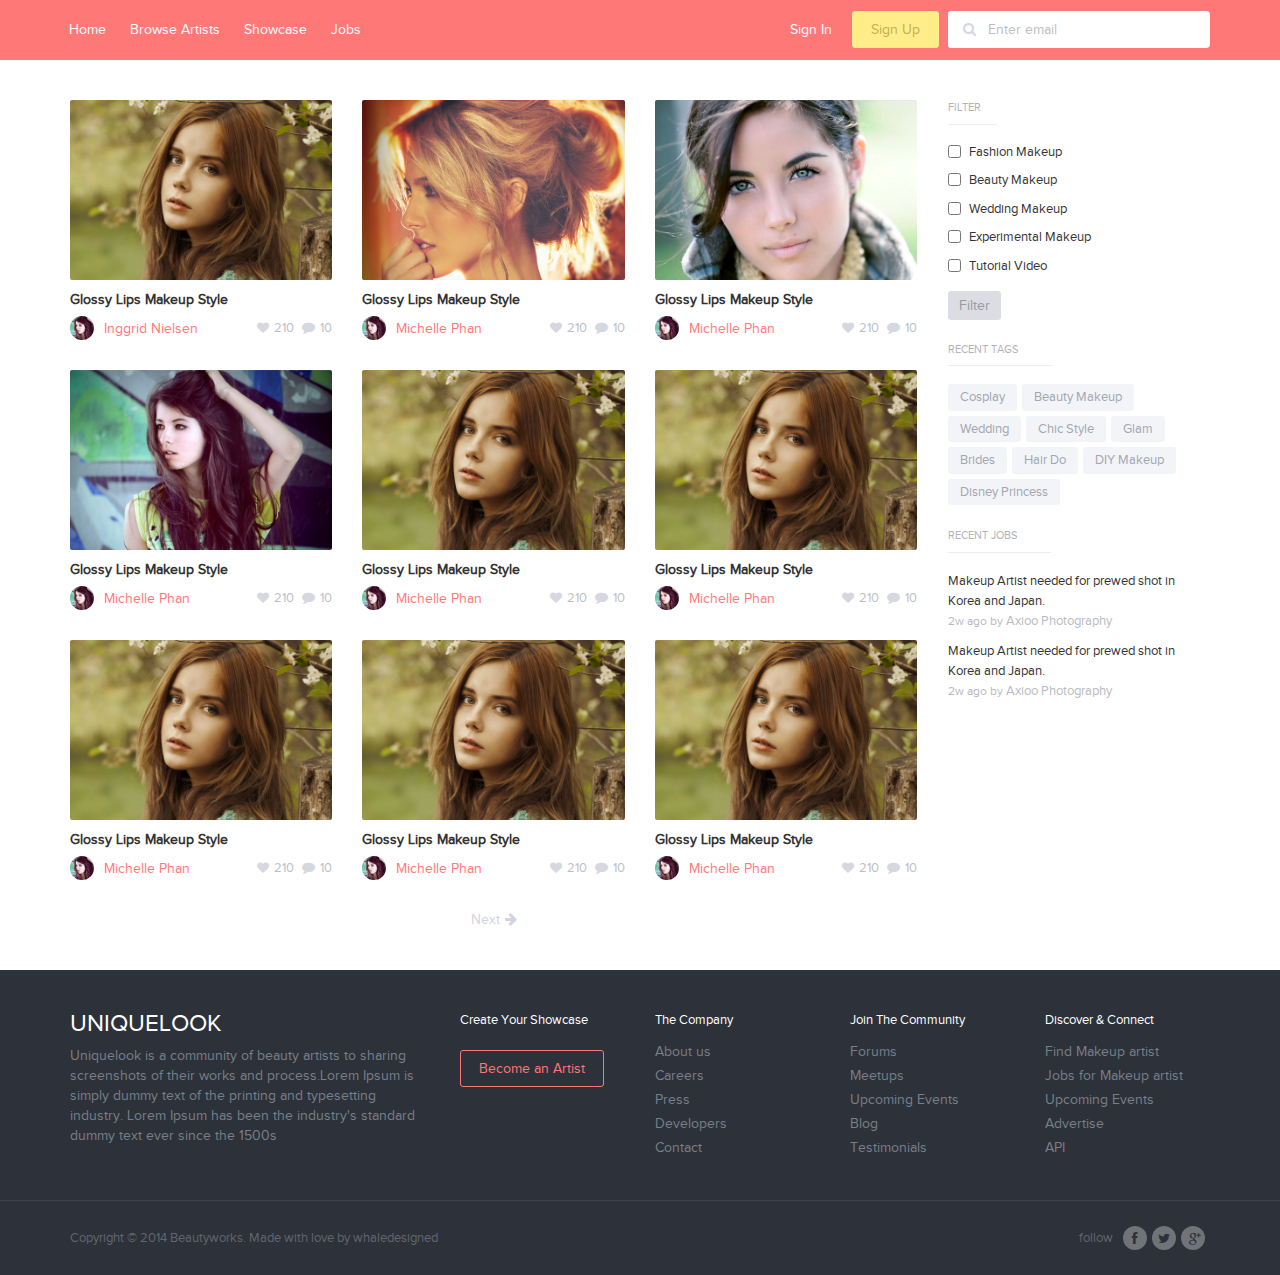
<file: jobs.html>
<!DOCTYPE html>
<html lang="en">
<head>
    <meta charset="utf-8">
	<meta name="viewport" content="width=device-width, initial-scale=1.0">
    <meta name="description" content="">
    <meta name="author" content="">
    <title>Uniquelook - Makeup Artist Community</title>
    <link rel="stylesheet" href="css/bootstrap.css">
    <link rel="stylesheet" href="css/bootstrap-select.min.css">   
    <link rel="stylesheet" href="css/jquery-ui.css">
	<link rel="stylesheet" href="css/style.css">
    <link rel="stylesheet" href="css/font-awesome.css">
    <script type="text/javascript" src="js/jquery.js"></script>
	
    <!-- HTML5 shim and Respond.js IE8 support of HTML5 elements and media queries -->
    <!--[if lt IE 9]>
      <script src="https://oss.maxcdn.com/html5shiv/3.7.2/html5shiv.min.js"></script>
      <script src="https://oss.maxcdn.com/respond/1.4.2/respond.min.js"></script>
    <![endif]-->
</head>

<body>
 
    <nav>
      <div class="container">
            <div class="row">
            
            <div class="pull-left">
                <ul class="navigation">
                    <li><a href="#">Home</a></li>
                    <li><a href="#">Browse Artists</a></li>
                    <li><a href="#">Showcase</a></li>
                    <li><a href="#">Jobs</a></li>
                </ul> 
            </div>
         
            <div class="pull-right nav-right">
                <a href="#" class="signin-link" data-toggle="modal" data-target="#signin-modal">Sign In</a>
                <a class="btn btn-unique btn-unique-yellow signup-button" href="#" data-toggle="modal" data-target="#signup-modal">Sign Up</a>
                <div class="search">
                    <form>
                    <div class="input-group">
                          <div class="input-group-addon">
                                <i class="fa fa-search"></i>
                          </div>
                          <input class="form-control" type="email" placeholder="Enter email">
                        </div>
                    </form>
                </div>
                
            </div> 
                
            </div>    
      </div>               
    </nav>
    
    
    <div id="homepage-work">
        <div class="container">
            <div class="row">
                
                
            <div class="col-md-9" style="padding:0px;">    
                
                
                <!-- Tab panes -->
                <div class="col-md-12 tab-content" style="padding:0px;">
                  <div class="tab-pane active" id="latest">

                    <!-- SHOWCASE SINGLE-->
                    <div class="col-md-4 showcase-single">
                        <div class="showcase-thumbnail"><a href="#"><img src="images/web/showcase1.png"/></a></div> 
                        <span class="showcase-title"><a href="#">Glossy Lips Makeup Style</a></span>
                        <div class="showcase-info">
                            <a class="showcase-artist" href="#">
                                <span class="showcase-artistthumbnail"><img src="images/web/artist-smallthumb1.png"/></span>
                                <span class="showcase-artistname">Inggrid Nielsen</span>
                            </a>

                            <span class="showcase-commentlike">
                                <a href="#"><i class="fa fa-heart"></i>210</a>
                                <a href="#"><i class="fa fa-comment"></i>10</a>
                            </span>
                        </div>
                    </div>
                    <!-- SHOWCASE SINGLE-->

                    <!-- SHOWCASE SINGLE-->
                    <div class="col-md-4 showcase-single">
                        <div class="showcase-thumbnail"><a href="#"><img src="images/web/showcase2.png"/></a></div> 
                        <span class="showcase-title"><a href="#">Glossy Lips Makeup Style</a></span>
                        <div class="showcase-info">
                            <a class="showcase-artist" href="#">
                                <span class="showcase-artistthumbnail"><img src="images/web/artist-smallthumb1.png"/></span>
                                <span class="showcase-artistname">Michelle Phan</span>
                            </a>

                            <span class="showcase-commentlike">
                                <a href="#"><i class="fa fa-heart"></i>210</a>
                                <a href="#"><i class="fa fa-comment"></i>10</a>
                            </span>
                        </div>
                    </div>
                    <!-- SHOWCASE SINGLE-->

                    <!-- SHOWCASE SINGLE-->
                    <div class="col-md-4 showcase-single">
                        <div class="showcase-thumbnail"><a href="#"><img src="images/web/showcase3.png"/></a></div> 
                        <span class="showcase-title"><a href="#">Glossy Lips Makeup Style</a></span>
                        <div class="showcase-info">
                            <a class="showcase-artist" href="#">
                                <span class="showcase-artistthumbnail"><img src="images/web/artist-smallthumb1.png"/></span>
                                <span class="showcase-artistname">Michelle Phan</span>
                            </a>

                            <span class="showcase-commentlike">
                                <a href="#"><i class="fa fa-heart"></i>210</a>
                                <a href="#"><i class="fa fa-comment"></i>10</a>
                            </span>
                        </div>
                    </div>
                    <!-- SHOWCASE SINGLE-->

                    <!-- SHOWCASE SINGLE-->
                    <div class="col-md-4 showcase-single">
                        <div class="showcase-thumbnail"><a href="#"><img src="images/web/showcase4.png"/></a></div> 
                        <span class="showcase-title"><a href="#">Glossy Lips Makeup Style</a></span>
                        <div class="showcase-info">
                            <a class="showcase-artist" href="#">
                                <span class="showcase-artistthumbnail"><img src="images/web/artist-smallthumb1.png"/></span>
                                <span class="showcase-artistname">Michelle Phan</span>
                            </a>

                            <span class="showcase-commentlike">
                                <a href="#"><i class="fa fa-heart"></i>210</a>
                                <a href="#"><i class="fa fa-comment"></i>10</a>
                            </span>
                        </div>
                    </div>
                    <!-- SHOWCASE SINGLE-->

                    <!-- SHOWCASE SINGLE-->
                    <div class="col-md-4 showcase-single">
                        <div class="showcase-thumbnail"><a href="#"><img src="images/web/showcase1.png"/></a></div> 
                        <span class="showcase-title"><a href="#">Glossy Lips Makeup Style</a></span>
                        <div class="showcase-info">
                            <a class="showcase-artist" href="#">
                                <span class="showcase-artistthumbnail"><img src="images/web/artist-smallthumb1.png"/></span>
                                <span class="showcase-artistname">Michelle Phan</span>
                            </a>

                            <span class="showcase-commentlike">
                                <a href="#"><i class="fa fa-heart"></i>210</a>
                                <a href="#"><i class="fa fa-comment"></i>10</a>
                            </span>
                        </div>
                    </div>
                    <!-- SHOWCASE SINGLE-->

                    <!-- SHOWCASE SINGLE-->
                    <div class="col-md-4 showcase-single">
                        <div class="showcase-thumbnail"><a href="#"><img src="images/web/showcase1.png"/></a></div> 
                        <span class="showcase-title"><a href="#">Glossy Lips Makeup Style</a></span>
                        <div class="showcase-info">
                            <a class="showcase-artist" href="#">
                                <span class="showcase-artistthumbnail"><img src="images/web/artist-smallthumb1.png"/></span>
                                <span class="showcase-artistname">Michelle Phan</span>
                            </a>

                            <span class="showcase-commentlike">
                                <a href="#"><i class="fa fa-heart"></i>210</a>
                                <a href="#"><i class="fa fa-comment"></i>10</a>
                            </span>
                        </div>
                    </div>
                    <!-- SHOWCASE SINGLE-->

                    

                    <!-- SHOWCASE SINGLE-->
                    <div class="col-md-4 showcase-single">
                        <div class="showcase-thumbnail"><a href="#"><img src="images/web/showcase1.png"/></a></div> 
                        <span class="showcase-title"><a href="#">Glossy Lips Makeup Style</a></span>
                        <div class="showcase-info">
                            <a class="showcase-artist" href="#">
                                <span class="showcase-artistthumbnail"><img src="images/web/artist-smallthumb1.png"/></span>
                                <span class="showcase-artistname">Michelle Phan</span>
                            </a>

                            <span class="showcase-commentlike">
                                <a href="#"><i class="fa fa-heart"></i>210</a>
                                <a href="#"><i class="fa fa-comment"></i>10</a>
                            </span>
                        </div>
                    </div>
                    <!-- SHOWCASE SINGLE-->

                    <!-- SHOWCASE SINGLE-->
                    <div class="col-md-4 showcase-single">
                        <div class="showcase-thumbnail"><a href="#"><img src="images/web/showcase1.png"/></a></div> 
                        <span class="showcase-title"><a href="#">Glossy Lips Makeup Style</a></span>
                        <div class="showcase-info">
                            <a class="showcase-artist" href="#">
                                <span class="showcase-artistthumbnail"><img src="images/web/artist-smallthumb1.png"/></span>
                                <span class="showcase-artistname">Michelle Phan</span>
                            </a>

                            <span class="showcase-commentlike">
                                <a href="#"><i class="fa fa-heart"></i>210</a>
                                <a href="#"><i class="fa fa-comment"></i>10</a>
                            </span>
                        </div>
                    </div>
                    <!-- SHOWCASE SINGLE-->

                    <!-- SHOWCASE SINGLE-->
                    <div class="col-md-4 showcase-single">
                        <div class="showcase-thumbnail"><a href="#"><img src="images/web/showcase1.png"/></a></div> 
                        <span class="showcase-title"><a href="#">Glossy Lips Makeup Style</a></span>
                        <div class="showcase-info">
                            <a class="showcase-artist" href="#">
                                <span class="showcase-artistthumbnail"><img src="images/web/artist-smallthumb1.png"/></span>
                                <span class="showcase-artistname">Michelle Phan</span>
                            </a>

                            <span class="showcase-commentlike">
                                <a href="#"><i class="fa fa-heart"></i>210</a>
                                <a href="#"><i class="fa fa-comment"></i>10</a>
                            </span>
                        </div>
                    </div>
                    <!-- SHOWCASE SINGLE-->
                      <div class="col-md-12" style="text-align:center;">
                        <a href="#" class="next-link">Next<i class="fa fa-arrow-right" style="margin-left:5px;"></i> </a>
                      </div>  
                </div>
                  <div class="tab-pane" id="popular">
                     <!-- SHOWCASE SINGLE-->
                    <div class="col-md-4 showcase-single">
                        <div class="showcase-thumbnail"><a href="#"><img src="images/web/showcase1.png"/></a></div> 
                        <span class="showcase-title"><a href="#">Glossy Lips Makeup Style</a></span>
                        <div class="showcase-info">
                            <a class="showcase-artist" href="#">
                                <span class="showcase-artistthumbnail"><img src="images/web/artist-smallthumb1.png"/></span>
                                <span class="showcase-artistname">Michelle Phan</span>
                            </a>

                            <span class="showcase-commentlike">
                                <a href="#"><i class="fa fa-heart"></i>210</a>
                                <a href="#"><i class="fa fa-comment"></i>10</a>
                            </span>
                        </div>
                    </div>
                    <!-- SHOWCASE SINGLE-->

                    <!-- SHOWCASE SINGLE-->
                    <div class="col-md-4 showcase-single">
                        <div class="showcase-thumbnail"><a href="#"><img src="images/web/showcase1.png"/></a></div> 
                        <span class="showcase-title"><a href="#">Glossy Lips Makeup Style</a></span>
                        <div class="showcase-info">
                            <a class="showcase-artist" href="#">
                                <span class="showcase-artistthumbnail"><img src="images/web/artist-smallthumb1.png"/></span>
                                <span class="showcase-artistname">Michelle Phan</span>
                            </a>

                            <span class="showcase-commentlike">
                                <a href="#"><i class="fa fa-heart"></i>210</a>
                                <a href="#"><i class="fa fa-comment"></i>10</a>
                            </span>
                        </div>
                    </div>
                    <!-- SHOWCASE SINGLE-->

                    <!-- SHOWCASE SINGLE-->
                    <div class="col-md-4 showcase-single">
                        <div class="showcase-thumbnail"><a href="#"><img src="images/web/showcase1.png"/></a></div> 
                        <span class="showcase-title"><a href="#">Glossy Lips Makeup Style</a></span>
                        <div class="showcase-info">
                            <a class="showcase-artist" href="#">
                                <span class="showcase-artistthumbnail"><img src="images/web/artist-smallthumb1.png"/></span>
                                <span class="showcase-artistname">Michelle Phan</span>
                            </a>

                            <span class="showcase-commentlike">
                                <a href="#"><i class="fa fa-heart"></i>210</a>
                                <a href="#"><i class="fa fa-comment"></i>10</a>
                            </span>
                        </div>
                    </div>
                    <!-- SHOWCASE SINGLE-->

                    <!-- SHOWCASE SINGLE-->
                    <div class="col-md-4 showcase-single">
                        <div class="showcase-thumbnail"><a href="#"><img src="images/web/showcase1.png"/></a></div> 
                        <span class="showcase-title"><a href="#">Glossy Lips Makeup Style</a></span>
                        <div class="showcase-info">
                            <a class="showcase-artist" href="#">
                                <span class="showcase-artistthumbnail"><img src="images/web/artist-smallthumb1.png"/></span>
                                <span class="showcase-artistname">Michelle Phan</span>
                            </a>

                            <span class="showcase-commentlike">
                                <a href="#"><i class="fa fa-heart"></i>210</a>
                                <a href="#"><i class="fa fa-comment"></i>10</a>
                            </span>
                        </div>
                    </div>
                    <!-- SHOWCASE SINGLE-->

                    <!-- SHOWCASE SINGLE-->
                    <div class="col-md-4 showcase-single">
                        <div class="showcase-thumbnail"><a href="#"><img src="images/web/showcase1.png"/></a></div> 
                        <span class="showcase-title"><a href="#">Glossy Lips Makeup Style</a></span>
                        <div class="showcase-info">
                            <a class="showcase-artist" href="#">
                                <span class="showcase-artistthumbnail"><img src="images/web/artist-smallthumb1.png"/></span>
                                <span class="showcase-artistname">Michelle Phan</span>
                            </a>

                            <span class="showcase-commentlike">
                                <a href="#"><i class="fa fa-heart"></i>210</a>
                                <a href="#"><i class="fa fa-comment"></i>10</a>
                            </span>
                        </div>
                    </div>
                    <!-- SHOWCASE SINGLE-->

                    <!-- SHOWCASE SINGLE-->
                    <div class="col-md-4 showcase-single">
                        <div class="showcase-thumbnail"><a href="#"><img src="images/web/showcase1.png"/></a></div> 
                        <span class="showcase-title"><a href="#">Glossy Lips Makeup Style</a></span>
                        <div class="showcase-info">
                            <a class="showcase-artist" href="#">
                                <span class="showcase-artistthumbnail"><img src="images/web/artist-smallthumb1.png"/></span>
                                <span class="showcase-artistname">Michelle Phan</span>
                            </a>

                            <span class="showcase-commentlike">
                                <a href="#"><i class="fa fa-heart"></i>210</a>
                                <a href="#"><i class="fa fa-comment"></i>10</a>
                            </span>
                        </div>
                    </div>
                    <!-- SHOWCASE SINGLE-->

                    <!-- SHOWCASE SINGLE-->
                    <div class="col-md-4 showcase-single">
                        <div class="showcase-thumbnail"><a href="#"><img src="images/web/showcase1.png"/></a></div> 
                        <span class="showcase-title"><a href="#">Glossy Lips Makeup Style</a></span>
                        <div class="showcase-info">
                            <a class="showcase-artist" href="#">
                                <span class="showcase-artistthumbnail"><img src="images/web/artist-smallthumb1.png"/></span>
                                <span class="showcase-artistname">Michelle Phan</span>
                            </a>

                            <span class="showcase-commentlike">
                                <a href="#"><i class="fa fa-heart"></i>210</a>
                                <a href="#"><i class="fa fa-comment"></i>10</a>
                            </span>
                        </div>
                    </div>
                    <!-- SHOWCASE SINGLE-->

                    <!-- SHOWCASE SINGLE-->
                    <div class="col-md-4 showcase-single">
                        <div class="showcase-thumbnail"><a href="#"><img src="images/web/showcase1.png"/></a></div> 
                        <span class="showcase-title"><a href="#">Glossy Lips Makeup Style</a></span>
                        <div class="showcase-info">
                            <a class="showcase-artist" href="#">
                                <span class="showcase-artistthumbnail"><img src="images/web/artist-smallthumb1.png"/></span>
                                <span class="showcase-artistname">Michelle Phan</span>
                            </a>

                            <span class="showcase-commentlike">
                                <a href="#"><i class="fa fa-heart"></i>210</a>
                                <a href="#"><i class="fa fa-comment"></i>10</a>
                            </span>
                        </div>
                    </div>
                    <!-- SHOWCASE SINGLE-->

                    <!-- SHOWCASE SINGLE-->
                    <div class="col-md-4 showcase-single">
                        <div class="showcase-thumbnail"><a href="#"><img src="images/web/showcase1.png"/></a></div> 
                        <span class="showcase-title"><a href="#">Glossy Lips Makeup Style</a></span>
                        <div class="showcase-info">
                            <a class="showcase-artist" href="#">
                                <span class="showcase-artistthumbnail"><img src="images/web/artist-smallthumb1.png"/></span>
                                <span class="showcase-artistname">Michelle Phan</span>
                            </a>

                            <span class="showcase-commentlike">
                                <a href="#"><i class="fa fa-heart"></i>210</a>
                                <a href="#"><i class="fa fa-comment"></i>10</a>
                            </span>
                        </div>
                    </div>
                    <!-- SHOWCASE SINGLE-->

                    <!-- SHOWCASE SINGLE-->
                    <div class="col-md-4 showcase-single">
                        <div class="showcase-thumbnail"><a href="#"><img src="images/web/showcase1.png"/></a></div> 
                        <span class="showcase-title"><a href="#">Glossy Lips Makeup Style</a></span>
                        <div class="showcase-info">
                            <a class="showcase-artist" href="#">
                                <span class="showcase-artistthumbnail"><img src="images/web/artist-smallthumb1.png"/></span>
                                <span class="showcase-artistname">Michelle Phan</span>
                            </a>

                            <span class="showcase-commentlike">
                                <a href="#"><i class="fa fa-heart"></i>210</a>
                                <a href="#"><i class="fa fa-comment"></i>10</a>
                            </span>
                        </div>
                    </div>
                    <!-- SHOWCASE SINGLE-->

                    <!-- SHOWCASE SINGLE-->
                    <div class="col-md-4 showcase-single">
                        <div class="showcase-thumbnail"><a href="#"><img src="images/web/showcase1.png"/></a></div> 
                        <span class="showcase-title"><a href="#">Glossy Lips Makeup Style</a></span>
                        <div class="showcase-info">
                            <a class="showcase-artist" href="#">
                                <span class="showcase-artistthumbnail"><img src="images/web/artist-smallthumb1.png"/></span>
                                <span class="showcase-artistname">Michelle Phan</span>
                            </a>

                            <span class="showcase-commentlike">
                                <a href="#"><i class="fa fa-heart"></i>210</a>
                                <a href="#"><i class="fa fa-comment"></i>10</a>
                            </span>
                        </div>
                    </div>
                    <!-- SHOWCASE SINGLE-->

                    <!-- SHOWCASE SINGLE-->
                    <div class="col-md-4 showcase-single">
                        <div class="showcase-thumbnail"><a href="#"><img src="images/web/showcase1.png"/></a></div> 
                        <span class="showcase-title"><a href="#">Glossy Lips Makeup Style</a></span>
                        <div class="showcase-info">
                            <a class="showcase-artist" href="#">
                                <span class="showcase-artistthumbnail"><img src="images/web/artist-smallthumb1.png"/></span>
                                <span class="showcase-artistname">Michelle Phan</span>
                            </a>

                            <span class="showcase-commentlike">
                                <a href="#"><i class="fa fa-heart"></i>210</a>
                                <a href="#"><i class="fa fa-comment"></i>10</a>
                            </span>
                        </div>
                    </div>
                    <!-- SHOWCASE SINGLE-->
                  </div>
                  <div class="tab-pane" id="commented">
                    <!-- SHOWCASE SINGLE-->
                    <div class="col-md-4 showcase-single">
                        <div class="showcase-thumbnail"><a href="#"><img src="images/web/showcase1.png"/></a></div> 
                        <span class="showcase-title"><a href="#">Glossy Lips Makeup Style</a></span>
                        <div class="showcase-info">
                            <a class="showcase-artist" href="#">
                                <span class="showcase-artistthumbnail"><img src="images/web/artist-smallthumb1.png"/></span>
                                <span class="showcase-artistname">Grace Helbig</span>
                            </a>

                            <span class="showcase-commentlike">
                                <a href="#"><i class="fa fa-heart"></i>210</a>
                                <a href="#"><i class="fa fa-comment"></i>10</a>
                            </span>
                        </div>
                    </div>
                    <!-- SHOWCASE SINGLE-->

                    <!-- SHOWCASE SINGLE-->
                    <div class="col-md-4 showcase-single">
                        <div class="showcase-thumbnail"><a href="#"><img src="images/web/showcase1.png"/></a></div> 
                        <span class="showcase-title"><a href="#">Glossy Lips Makeup Style</a></span>
                        <div class="showcase-info">
                            <a class="showcase-artist" href="#">
                                <span class="showcase-artistthumbnail"><img src="images/web/artist-smallthumb1.png"/></span>
                                <span class="showcase-artistname">Michelle Phan</span>
                            </a>

                            <span class="showcase-commentlike">
                                <a href="#"><i class="fa fa-heart"></i>210</a>
                                <a href="#"><i class="fa fa-comment"></i>10</a>
                            </span>
                        </div>
                    </div>
                    <!-- SHOWCASE SINGLE-->

                    <!-- SHOWCASE SINGLE-->
                    <div class="col-md-4 showcase-single">
                        <div class="showcase-thumbnail"><a href="#"><img src="images/web/showcase1.png"/></a></div> 
                        <span class="showcase-title"><a href="#">Glossy Lips Makeup Style</a></span>
                        <div class="showcase-info">
                            <a class="showcase-artist" href="#">
                                <span class="showcase-artistthumbnail"><img src="images/web/artist-smallthumb1.png"/></span>
                                <span class="showcase-artistname">Michelle Phan</span>
                            </a>

                            <span class="showcase-commentlike">
                                <a href="#"><i class="fa fa-heart"></i>210</a>
                                <a href="#"><i class="fa fa-comment"></i>10</a>
                            </span>
                        </div>
                    </div>
                    <!-- SHOWCASE SINGLE-->

                    <!-- SHOWCASE SINGLE-->
                    <div class="col-md-4 showcase-single">
                        <div class="showcase-thumbnail"><a href="#"><img src="images/web/showcase1.png"/></a></div> 
                        <span class="showcase-title"><a href="#">Glossy Lips Makeup Style</a></span>
                        <div class="showcase-info">
                            <a class="showcase-artist" href="#">
                                <span class="showcase-artistthumbnail"><img src="images/web/artist-smallthumb1.png"/></span>
                                <span class="showcase-artistname">Michelle Phan</span>
                            </a>

                            <span class="showcase-commentlike">
                                <a href="#"><i class="fa fa-heart"></i>210</a>
                                <a href="#"><i class="fa fa-comment"></i>10</a>
                            </span>
                        </div>
                    </div>
                    <!-- SHOWCASE SINGLE-->

                    <!-- SHOWCASE SINGLE-->
                    <div class="col-md-4 showcase-single">
                        <div class="showcase-thumbnail"><a href="#"><img src="images/web/showcase1.png"/></a></div> 
                        <span class="showcase-title"><a href="#">Glossy Lips Makeup Style</a></span>
                        <div class="showcase-info">
                            <a class="showcase-artist" href="#">
                                <span class="showcase-artistthumbnail"><img src="images/web/artist-smallthumb1.png"/></span>
                                <span class="showcase-artistname">Michelle Phan</span>
                            </a>

                            <span class="showcase-commentlike">
                                <a href="#"><i class="fa fa-heart"></i>210</a>
                                <a href="#"><i class="fa fa-comment"></i>10</a>
                            </span>
                        </div>
                    </div>
                    <!-- SHOWCASE SINGLE-->

                    <!-- SHOWCASE SINGLE-->
                    <div class="col-md-4 showcase-single">
                        <div class="showcase-thumbnail"><a href="#"><img src="images/web/showcase1.png"/></a></div> 
                        <span class="showcase-title"><a href="#">Glossy Lips Makeup Style</a></span>
                        <div class="showcase-info">
                            <a class="showcase-artist" href="#">
                                <span class="showcase-artistthumbnail"><img src="images/web/artist-smallthumb1.png"/></span>
                                <span class="showcase-artistname">Michelle Phan</span>
                            </a>

                            <span class="showcase-commentlike">
                                <a href="#"><i class="fa fa-heart"></i>210</a>
                                <a href="#"><i class="fa fa-comment"></i>10</a>
                            </span>
                        </div>
                    </div>
                    <!-- SHOWCASE SINGLE-->

                    <!-- SHOWCASE SINGLE-->
                    <div class="col-md-4 showcase-single">
                        <div class="showcase-thumbnail"><a href="#"><img src="images/web/showcase1.png"/></a></div> 
                        <span class="showcase-title"><a href="#">Glossy Lips Makeup Style</a></span>
                        <div class="showcase-info">
                            <a class="showcase-artist" href="#">
                                <span class="showcase-artistthumbnail"><img src="images/web/artist-smallthumb1.png"/></span>
                                <span class="showcase-artistname">Michelle Phan</span>
                            </a>

                            <span class="showcase-commentlike">
                                <a href="#"><i class="fa fa-heart"></i>210</a>
                                <a href="#"><i class="fa fa-comment"></i>10</a>
                            </span>
                        </div>
                    </div>
                    <!-- SHOWCASE SINGLE-->

                    <!-- SHOWCASE SINGLE-->
                    <div class="col-md-4 showcase-single">
                        <div class="showcase-thumbnail"><a href="#"><img src="images/web/showcase1.png"/></a></div> 
                        <span class="showcase-title"><a href="#">Glossy Lips Makeup Style</a></span>
                        <div class="showcase-info">
                            <a class="showcase-artist" href="#">
                                <span class="showcase-artistthumbnail"><img src="images/web/artist-smallthumb1.png"/></span>
                                <span class="showcase-artistname">Michelle Phan</span>
                            </a>

                            <span class="showcase-commentlike">
                                <a href="#"><i class="fa fa-heart"></i>210</a>
                                <a href="#"><i class="fa fa-comment"></i>10</a>
                            </span>
                        </div>
                    </div>
                    <!-- SHOWCASE SINGLE-->

                    <!-- SHOWCASE SINGLE-->
                    <div class="col-md-4 showcase-single">
                        <div class="showcase-thumbnail"><a href="#"><img src="images/web/showcase1.png"/></a></div> 
                        <span class="showcase-title"><a href="#">Glossy Lips Makeup Style</a></span>
                        <div class="showcase-info">
                            <a class="showcase-artist" href="#">
                                <span class="showcase-artistthumbnail"><img src="images/web/artist-smallthumb1.png"/></span>
                                <span class="showcase-artistname">Michelle Phan</span>
                            </a>

                            <span class="showcase-commentlike">
                                <a href="#"><i class="fa fa-heart"></i>210</a>
                                <a href="#"><i class="fa fa-comment"></i>10</a>
                            </span>
                        </div>
                    </div>
                    <!-- SHOWCASE SINGLE-->

                    <!-- SHOWCASE SINGLE-->
                    <div class="col-md-4 showcase-single">
                        <div class="showcase-thumbnail"><a href="#"><img src="images/web/showcase1.png"/></a></div> 
                        <span class="showcase-title"><a href="#">Glossy Lips Makeup Style</a></span>
                        <div class="showcase-info">
                            <a class="showcase-artist" href="#">
                                <span class="showcase-artistthumbnail"><img src="images/web/artist-smallthumb1.png"/></span>
                                <span class="showcase-artistname">Michelle Phan</span>
                            </a>

                            <span class="showcase-commentlike">
                                <a href="#"><i class="fa fa-heart"></i>210</a>
                                <a href="#"><i class="fa fa-comment"></i>10</a>
                            </span>
                        </div>
                    </div>
                    <!-- SHOWCASE SINGLE-->

                    <!-- SHOWCASE SINGLE-->
                    <div class="col-md-4 showcase-single">
                        <div class="showcase-thumbnail"><a href="#"><img src="images/web/showcase1.png"/></a></div> 
                        <span class="showcase-title"><a href="#">Glossy Lips Makeup Style</a></span>
                        <div class="showcase-info">
                            <a class="showcase-artist" href="#">
                                <span class="showcase-artistthumbnail"><img src="images/web/artist-smallthumb1.png"/></span>
                                <span class="showcase-artistname">Michelle Phan</span>
                            </a>

                            <span class="showcase-commentlike">
                                <a href="#"><i class="fa fa-heart"></i>210</a>
                                <a href="#"><i class="fa fa-comment"></i>10</a>
                            </span>
                        </div>
                    </div>
                    <!-- SHOWCASE SINGLE-->

                    <!-- SHOWCASE SINGLE-->
                    <div class="col-md-4 showcase-single">
                        <div class="showcase-thumbnail"><a href="#"><img src="images/web/showcase1.png"/></a></div> 
                        <span class="showcase-title"><a href="#">Glossy Lips Makeup Style</a></span>
                        <div class="showcase-info">
                            <a class="showcase-artist" href="#">
                                <span class="showcase-artistthumbnail"><img src="images/web/artist-smallthumb1.png"/></span>
                                <span class="showcase-artistname">Michelle Phan</span>
                            </a>

                            <span class="showcase-commentlike">
                                <a href="#"><i class="fa fa-heart"></i>210</a>
                                <a href="#"><i class="fa fa-comment"></i>10</a>
                            </span>
                        </div>
                    </div>
                    <!-- SHOWCASE SINGLE-->  
                  </div>
                      
                </div>
             </div> 
                
              <div class="col-md-3"> 
              
                  <span class="sidebar-header">FILTER<hr/></span>
                  <div class="sidebar-section">
                    <ul class="filter">
                        <li><input type="checkbox" class="filter-checkbox"/><span>Fashion Makeup </span></li>
                        <li><input type="checkbox" class="filter-checkbox"/><span>Beauty Makeup </span></li> 
                        <li><input type="checkbox" class="filter-checkbox"/><span>Wedding Makeup </span></li>
                        <li><input type="checkbox" class="filter-checkbox"/><span>Experimental Makeup </span></li>
                        <li><input type="checkbox" class="filter-checkbox"/><span>Tutorial Video </span></li>
                        
                    </ul>
                      <button type="submit" class="btn btn-unique-filter btn-unique-gray " style="margin:5px 0px 4px 0px;">Filter</button>
                    </div> 
                    <div class="sidebar-section-clear"></div>
                    
                  <span class="sidebar-header">RECENT TAGS<hr/></span>
                  
                  <div class="sidebar-section">
                    <span class="tag">Cosplay</span>
                    <span class="tag">Beauty Makeup</span>  
                    <span class="tag">Wedding</span>
                    <span class="tag">Chic Style</span>
                    <span class="tag">Glam</span>  
                    <span class="tag">Brides</span>  
                    <span class="tag">Hair Do</span> 
                    <span class="tag">DIY Makeup</span>  
                    <span class="tag">Disney Princess</span>  
                  </div>
                  
                  <div class="sidebar-section-clear"></div>
                  
                  <span class="sidebar-header">RECENT JOBS<hr/></span>
                  <div class="sidebar-section">
                      <div class="sidebar-job">
                        <a href="#">Makeup Artist needed for prewed shot in Korea and Japan.</a><br/>
                         <small style="color:#b8bbc1;">2w ago by <a href="#" style="color:#b8bbc1;">Axioo Photography</a></small>         
                      </div>
                      <div class="sidebar-job">
                        <a href="#">Makeup Artist needed for prewed shot in Korea and Japan.</a><br/>
                        <small style="color:#b8bbc1;">2w ago by <a href="#" style="color:#b8bbc1;">Axioo Photography</a></small>      
                      </div>
                  </div>      
              </div>    
                
                
                
            </div>
        </div>
    </div>    
    
    <!-- /footer -->
	<div id="footer" class="clearfix">
        <div class="container">
            <div class="row">
                <div class="col-md-4">
                    <h3 style="margin-top:0px; color:#FFF;">UNIQUELOOK</h3>    
                    <p>Uniquelook is a community of beauty artists to sharing screenshots of their works and process.Lorem Ipsum is simply dummy text of the printing and typesetting industry. Lorem Ipsum has been the industry's standard dummy text ever since the 1500s</p>
                </div>
                <div class="col-md-2">
                    <span style="color:#FFF; font-size:13px;">Create Your Showcase</span><br/></br>
                    <a class="btn btn-unique btn-unique-red" href="recital.html">Become an Artist</a>
                </div>
                <div class="col-md-2">
                    <span style="color:#FFF; font-size:13px;">The Company</span>
                    <ul class="footerlink">
                        <li><a href="#">About us</a></li>
                        <li><a href="#">Careers</a></li>
                        <li><a href="#">Press</a></li>
                        <li><a href="#">Developers</a></li>
                        <li><a href="#">Contact</a></li>
                    </ul>
                </div>
                <div class="col-md-2">
                    <span style="color:#FFF; font-size:13px;">Join The Community</span>
                    <ul class="footerlink">
                        <li><a href="#">Forums</a></li>
                        <li><a href="#">Meetups</a></li>
                        <li><a href="#">Upcoming Events</a></li>
                        <li><a href="#">Blog</a></li>
                        <li><a href="#">Testimonials</a></li>
                    </ul>
                </div>
                <div class="col-md-2">
                    <span style="color:#FFF; font-size:13px;">Discover &amp; Connect</span>
                    <ul class="footerlink">
                        <li><a href="#">Find Makeup artist</a></li>
                        <li><a href="#">Jobs for Makeup artist</a></li>
                        <li><a href="#">Upcoming Events</a></li>
                        <li><a href="#">Advertise</a></li>
                        <li><a href="#">API</a></li>
                    </ul>
                </div>
            </div>
        </div>
    </div>
    <!-- /footer -->
    
    <!-- /copyright -->
	<div id="copyright" class="clearfix">
			<div class="container">
				<div class="pull-left copyright-left">
					Copyright &copy; 2014 Beautyworks. Made with love by whaledesigned
				</div>
				
                <div class="pull-right copyright-right">
					<span style="float:left;margin-right:10px; margin-top:3px;color:#616671;">follow</span>
                    <a href="#" class="social-icon"> <i class="fa fa-facebook fa-social-icon"></i></a>
                    <a href="#" class="social-icon"> <i class="fa fa-twitter fa-social-icon"></i></a>
                    <a href="#" class="social-icon"> <i class="fa fa-google-plus fa-social-icon"></i></a>
                </div>
				
			</div>
	</div>
    <!-- /copyright -->
    
    
    <!-- FORGOT PASSWORD Modal -->
    <div class="modal fade" id="forgotpassword-modal" tabindex="-1" role="dialog" aria-labelledby="myModalLabel" aria-hidden="true">
          <div class="modal-dialog">
            <div class="modal-content">
              <div class="modal-header">
                <button type="button" class="close" data-dismiss="modal" style="margin-top:-14px;"><span aria-hidden="true">&times;</span><span class="sr-only">Close</span></button>
                <h4 class="modal-title" id="myModalLabel">Forgot Your Password?</h4>
              </div>
                
              <div class="modal-body form-resetPassword">
                <p>Enter the email address associated with your account, and we'll email you a link to reset your password</p>

                <form role="form" data-toggle="validator" >


                <div class="form-group">
                <input type="email" id="inputEmail" class="form-control field-resetPassword" placeholder="Email Address" data-error="invalid email address" required>   
                <div class="help-block with-errors"></div> 
              </div>    
                 <button type="submit" class="btn btn-unique-big btn-unique-redfull btn-block " style="float:left; margin-top:0px;">Send Reset Link</button>
                </form>
                <div style="clear:both;"></div>
              </div>
                
              <div class="modal-footer">
                <a href="#" id="signup-trigger-fromforgot">Sign up</a> or <a href="#" id="signin-trigger-fromforgot">Sign in</a>
              </div>
            </div>
          </div>
    </div>
    <!-- FORGOT PASSWORD Modal -->
    
    
    <!-- SIGN IN Modal -->
    <div class="modal fade" id="signin-modal" tabindex="-1" role="dialog" aria-labelledby="myModalLabel" aria-hidden="true">
      <div class="modal-dialog">
        <div class="modal-content">
          
          <div class="modal-header">
                <button type="button" class="close" data-dismiss="modal" style="margin-top:-14px;"><span aria-hidden="true">&times;</span>
                    <span class="sr-only">Close</span>
                </button>
                <h4 class="modal-title" id="myModalLabel">Sign in for UNIQUELOOKS</h4>
          </div>
          <div class="modal-body form-signin">
              <a class="btn btn-unique-facebook btn-unique-redfull btn-block" style="margin-bottom:8px;">
                 <i class="fa fa-facebook"></i>Sign in with Facebook
              </a>  
              <div style="clear:both;"></div>
              <div class="or-separator">
                <p class="text">or</p>         
                <hr/>  
              </div>
              
              <form role="form" data-toggle="validator" name="signin-form" style="margin-top:8px;">
                <div class="form-group">
                    <input type="email" id="inputEmail" class="form-control field-signin" placeholder="Email Address" data-error="invalid email address" required>                     <div class="help-block with-errors"></div> 
                </div> 

                <div class="form-group">
                    <input name="" type="password" class="form-control field-signin" placeholder="Password"> 
                </div>   
                <div class="checkbox" style="float:left; margin-top:0px;">
                    <label>
                        <input type="checkbox"><span style="margin-top:2px;float:left;font-size:13px;">Remember me</span>
                    </label>
                </div>
                <div class="forgotLink-container"><a href="#" id="forgotpassword-trigger">Forgot password?</a></div>    
                <button type="submit" class="btn btn-unique-big btn-unique-redfull btn-block " style="float:left; margin-top:0px;">Sign In</button>
              </form>
              <div style="clear:both;"></div>
          </div>
          <div class="modal-footer">
            Don't have an account? <a href="#" id="signup-trigger">Sign up</a>
          </div>
            
        </div>
      </div>
    </div>
    <!-- SIGN IN Modal -->
    
    <!-- SIGN UP Modal -->
<div class="modal fade" id="signup-modal" tabindex="-1" role="dialog" aria-labelledby="myModalLabel" aria-hidden="true">
  <div class="modal-dialog">
    <div class="modal-content">
      <div class="modal-header">
            <button type="button" class="close" data-dismiss="modal" style="margin-top:-14px;"><span aria-hidden="true">&times;</span><span class="sr-only">Close</span></button>
            <h4 class="modal-title" id="myModalLabel">Sign up for UNIQUELOOKS</h4>
      </div>
      <div class="modal-body form-signup">
            <a class="btn btn-unique-facebook btn-unique-redfull btn-block" style="margin-bottom:8px;">
                <i class="fa fa-facebook"></i>Sign up with Facebook
            </a>   
          
           <div style="clear:both;"></div>
        
          <div class="or-separator">
          
         <p class="text">or</p>         
          <hr/>  
          </div>
          
         <form role="form" data-toggle="validator" style="margin-top:8px;">
             
           <div class="form-group">  
                <input name="" type="text" class="form-control field-signup" placeholder="First Name" data-error="First name is required" required>
               <div class="help-block with-errors"></div> 
         </div>
             
            <div class="form-group">  
                <input name="" type="text" class="form-control field-signup" placeholder="Last Name" data-error="Last name is required" required>   
               <div class="help-block with-errors"></div> 
         </div>
             
         
             
        <div class="form-group">
        <input type="email" id="inputEmail" class="form-control field-signup" placeholder="Email Address" data-error="Email address is required" required>   
        <div class="help-block with-errors"></div> 
        </div> 
             
        
         <div class="form-group">
         <input name="" type="password" class="form-control field-signup" placeholder="Password" data-error="Password is required" required>     
             
       
        <div class="help-block with-errors"></div> 
        </div> 
        
             <div class="form-group">
         <input name="" type="password" class="form-control field-signup" placeholder="Confirm Password" data-error="Confirm Password is required" required>     
             
       
        <div class="help-block with-errors"></div> 
        </div> 
        

        <div class="checkbox" style="float:left; margin-top:0px;">
            <label>
              <input type="checkbox"> <span style="float:left; margin-top:2px;font-size:13px;">I agree with Uniquelooks <a href="#">Terms &amp; Conditions</a>.</span>
            </label>
          </div>
            
            
        <button type="submit" class="btn btn-unique-big btn-unique-redfull btn-block " style="float:left; margin-top:0px;">Sign Up</button>
          
        </form>
          <div style="clear:both;"></div>
         
      </div>
      <div class="modal-footer">
        Have an account? <a href="#" id="signin-trigger">Sign in</a>
      </div>
    </div>
  </div>
</div>    
    
    
	<script type="text/javascript" src="js/bootstrap.min.js"></script>
    <script type="text/javascript" src="js/jquery-ui.min.js"></script>
    <script type="text/javascript" src="js/bootstrap-select.min.js"></script>
	<script type="text/javascript" src="js/jquery.mousewheel.js"></script>
    <script type="text/javascript" src="js/jquery.cycle.all.min.js"></script>
    <script type="text/javascript" src="js/jquery.validate.min.js"></script>
    <script type="text/javascript" src="js/functions.js"></script>
    <script>
      
    $("#signup-trigger").click(function() {
        $("#signin-modal").modal('hide');
        $("#signup-modal").modal('show');
}   );  
        
         $("#signin-trigger").click(function() {
        $("#signup-modal").modal('hide');
        $("#forgotpassword-modal").modal('hide');
        $("#signin-modal").modal('show');
}   );  
        
         $("#signin-trigger-fromforgot").click(function() {
        
        $("#forgotpassword-modal").modal('hide');
        $("#signin-modal").modal('show');
}   ); 
        
         $("#signup-trigger-fromforgot").click(function() {
        
        $("#forgotpassword-modal").modal('hide');
        $("#signup-modal").modal('show');
}   ); 
        
    $("#forgotpassword-trigger").click(function() {
        $("#signin-modal").modal('hide');
        $("#forgotpassword-modal").modal('show');
}   );     
        
    
      
    </script> 
</body>
</html>
</file>
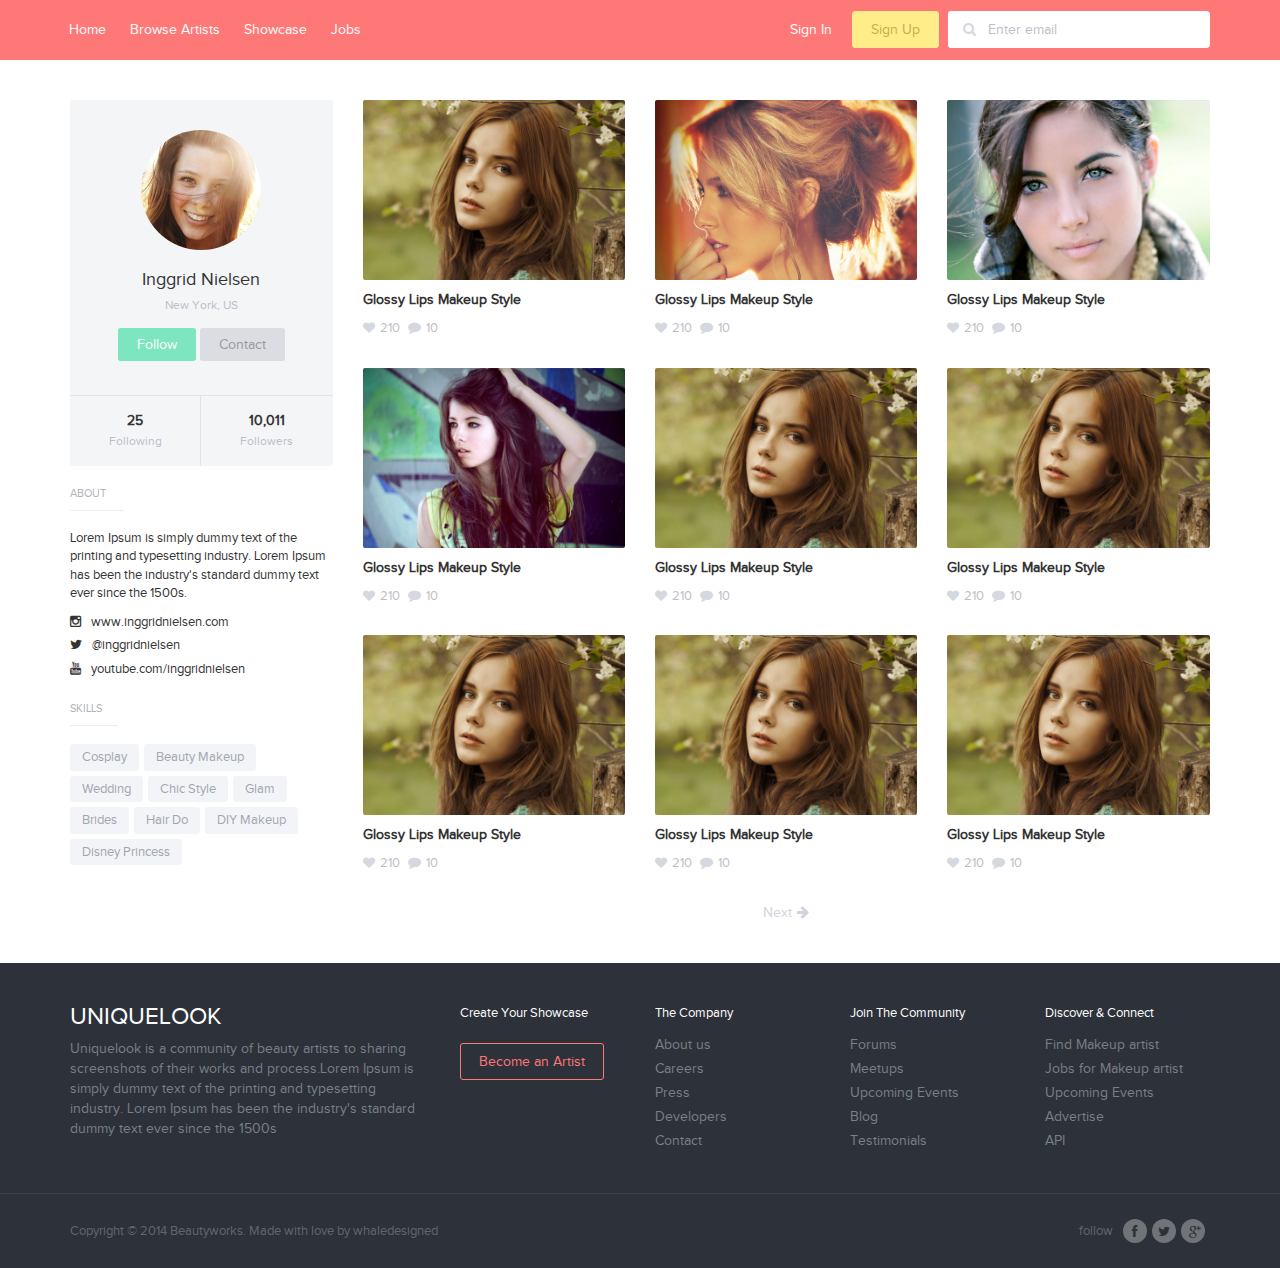
<file: profile.html>
<!DOCTYPE html>
<html lang="en">
<head>
    <meta charset="utf-8">
	<meta name="viewport" content="width=device-width, initial-scale=1.0">
    <meta name="description" content="">
    <meta name="author" content="">
    <title>Uniquelook - Makeup Artist Community</title>
    <link rel="stylesheet" href="css/bootstrap.css">
    <link rel="stylesheet" href="css/bootstrap-select.min.css">   
    <link rel="stylesheet" href="css/jquery-ui.css">
	<link rel="stylesheet" href="css/style.css">
    <link rel="stylesheet" href="css/font-awesome.css">
    <script type="text/javascript" src="js/jquery.js"></script>
	
    <!-- HTML5 shim and Respond.js IE8 support of HTML5 elements and media queries -->
    <!--[if lt IE 9]>
      <script src="https://oss.maxcdn.com/html5shiv/3.7.2/html5shiv.min.js"></script>
      <script src="https://oss.maxcdn.com/respond/1.4.2/respond.min.js"></script>
    <![endif]-->
</head>

<body>
 
    <nav>
      <div class="container">
            <div class="row">
            
            <div class="pull-left">
                <ul class="navigation">
                    <li><a href="#">Home</a></li>
                    <li><a href="#">Browse Artists</a></li>
                    <li><a href="#">Showcase</a></li>
                    <li><a href="#">Jobs</a></li>
                </ul> 
            </div>
         
            <div class="pull-right nav-right">
                <a href="#" class="signin-link" data-toggle="modal" data-target="#signin-modal">Sign In</a>
                <a class="btn btn-unique btn-unique-yellow signup-button" href="#" data-toggle="modal" data-target="#signup-modal">Sign Up</a>
                <div class="search">
                    <form>
                    <div class="input-group">
                          <div class="input-group-addon">
                                <i class="fa fa-search"></i>
                          </div>
                          <input class="form-control" type="email" placeholder="Enter email">
                        </div>
                    </form>
                </div>
                
            </div> 
                
            </div>    
      </div>               
    </nav>
    
    
    <div id="homepage-work">
        <div class="container">
            <div class="row">
                
                
            <div class="col-md-3"> 
                 <div class="profile-card">
                    <div class="profile-card-image"><img src="images/web/user.png"/></div>
                     
                    <div class="profile-card-name">
                        <h4>Inggrid Nielsen</h4>
                        <small>New York, US</small>
                    </div>    
                     <div class="profile-card-button"> 
                        <a href="#" class="btn-unique btn-unique-green">Follow</a>      
                        <a href="#" class="btn-unique btn-unique-gray">Contact</a> 
                     </div> 
                     <div class="clear:both"></div>
                 </div> 
                 <div class="profile-card-followers">
                    <a class="col-md-6 following" href="#"><span>25</span><br/><small>Following</small></a>
                    <a class="col-md-6 followers" href="#"><span>10,011</span><br/><small>Followers</small></a>
                 </div>
                
                 <span class="sidebar-header">ABOUT<hr/></span>
                 <div class="sidebar-section">
                <p class="sidebar-about">Lorem Ipsum is simply dummy text of the printing and typesetting industry. Lorem Ipsum has been the industry's standard dummy text ever since the 1500s.</p>
                   <ul class="about-info">
                        <li><i class="fa fa-instagram"></i> <span>www.inggridnielsen.com</span></li> 
                        <li><i class="fa fa-twitter"></i> @inggridnielsen</li>
                        <li><i class="fa fa-youtube"></i> youtube.com/inggridnielsen</li>
                   </ul>
                 </div>
                 <div class="sidebar-section-clear"></div>
                 
                 <span class="sidebar-header">SKILLS<hr/></span>
                 <div class="sidebar-section">
                    <a href="#" class="tag">Cosplay</a>
                    <a href="#" class="tag">Beauty Makeup</a>
                    <a href="#" class="tag">Wedding</a>
                    <a href="#" class="tag">Chic Style</a>
                    <a href="#" class="tag">Glam</a>
                    <a href="#" class="tag">Brides</a>
                    <a href="#" class="tag">Hair Do</a>
                    <a href="#" class="tag">DIY Makeup</a>
                    <a href="#" class="tag">Disney Princess</a>
                 </div> 
                
              </div>
                
                
                
            <div class="col-md-9" style="padding:0px;">    
                
                
                <!-- Tab panes -->
                <div class="col-md-12 tab-content" style="padding:0px;">
                  <div class="tab-pane active" id="latest">

                    <!-- SHOWCASE SINGLE-->
                    <div class="col-md-4 showcase-single">
                        <div class="showcase-thumbnail"><a href="#"><img src="images/web/showcase1.png"/></a></div> 
                        <span class="showcase-title"><a href="#">Glossy Lips Makeup Style</a></span>
                        <div class="showcase-info">
                            
                            <span class="showcase-commentlike-profile">
                                <a href="#"><i class="fa fa-heart"></i>210</a>
                                <a href="#"><i class="fa fa-comment"></i>10</a>
                            </span>
                        </div>
                    </div>
                    <!-- SHOWCASE SINGLE-->

                    <!-- SHOWCASE SINGLE-->
                    <div class="col-md-4 showcase-single">
                        <div class="showcase-thumbnail"><a href="#"><img src="images/web/showcase2.png"/></a></div> 
                        <span class="showcase-title"><a href="#">Glossy Lips Makeup Style</a></span>
                        <div class="showcase-info">
                            <span class="showcase-commentlike-profile">
                                <a href="#"><i class="fa fa-heart"></i>210</a>
                                <a href="#"><i class="fa fa-comment"></i>10</a>
                            </span>
                        </div>
                    </div>
                    <!-- SHOWCASE SINGLE-->

                    <!-- SHOWCASE SINGLE-->
                    <div class="col-md-4 showcase-single">
                        <div class="showcase-thumbnail"><a href="#"><img src="images/web/showcase3.png"/></a></div> 
                        <span class="showcase-title"><a href="#">Glossy Lips Makeup Style</a></span>
                        <div class="showcase-info">
                            <span class="showcase-commentlike-profile">
                                <a href="#"><i class="fa fa-heart"></i>210</a>
                                <a href="#"><i class="fa fa-comment"></i>10</a>
                            </span>
                        </div>
                    </div>
                    <!-- SHOWCASE SINGLE-->

                    <!-- SHOWCASE SINGLE-->
                    <div class="col-md-4 showcase-single">
                        <div class="showcase-thumbnail"><a href="#"><img src="images/web/showcase4.png"/></a></div> 
                        <span class="showcase-title"><a href="#">Glossy Lips Makeup Style</a></span>
                        <div class="showcase-info">
                            <span class="showcase-commentlike-profile">
                                <a href="#"><i class="fa fa-heart"></i>210</a>
                                <a href="#"><i class="fa fa-comment"></i>10</a>
                            </span>
                        </div>
                    </div>
                    <!-- SHOWCASE SINGLE-->

                    <!-- SHOWCASE SINGLE-->
                    <div class="col-md-4 showcase-single">
                        <div class="showcase-thumbnail"><a href="#"><img src="images/web/showcase1.png"/></a></div> 
                        <span class="showcase-title"><a href="#">Glossy Lips Makeup Style</a></span>
                        <div class="showcase-info">
                            <span class="showcase-commentlike-profile">
                                <a href="#"><i class="fa fa-heart"></i>210</a>
                                <a href="#"><i class="fa fa-comment"></i>10</a>
                            </span>
                        </div>
                    </div>
                    <!-- SHOWCASE SINGLE-->

                    <!-- SHOWCASE SINGLE-->
                    <div class="col-md-4 showcase-single">
                        <div class="showcase-thumbnail"><a href="#"><img src="images/web/showcase1.png"/></a></div> 
                        <span class="showcase-title"><a href="#">Glossy Lips Makeup Style</a></span>
                        <div class="showcase-info">
                            <span class="showcase-commentlike-profile">
                                <a href="#"><i class="fa fa-heart"></i>210</a>
                                <a href="#"><i class="fa fa-comment"></i>10</a>
                            </span>
                        </div>
                    </div>
                    <!-- SHOWCASE SINGLE-->

                    

                    <!-- SHOWCASE SINGLE-->
                    <div class="col-md-4 showcase-single">
                        <div class="showcase-thumbnail"><a href="#"><img src="images/web/showcase1.png"/></a></div> 
                        <span class="showcase-title"><a href="#">Glossy Lips Makeup Style</a></span>
                        <div class="showcase-info">
                            <span class="showcase-commentlike-profile">
                                <a href="#"><i class="fa fa-heart"></i>210</a>
                                <a href="#"><i class="fa fa-comment"></i>10</a>
                            </span>
                        </div>
                    </div>
                    <!-- SHOWCASE SINGLE-->

                    <!-- SHOWCASE SINGLE-->
                    <div class="col-md-4 showcase-single">
                        <div class="showcase-thumbnail"><a href="#"><img src="images/web/showcase1.png"/></a></div> 
                        <span class="showcase-title"><a href="#">Glossy Lips Makeup Style</a></span>
                        <div class="showcase-info">
                            <span class="showcase-commentlike-profile">
                                <a href="#"><i class="fa fa-heart"></i>210</a>
                                <a href="#"><i class="fa fa-comment"></i>10</a>
                            </span>
                        </div>
                    </div>
                    <!-- SHOWCASE SINGLE-->

                    <!-- SHOWCASE SINGLE-->
                    <div class="col-md-4 showcase-single">
                        <div class="showcase-thumbnail"><a href="#"><img src="images/web/showcase1.png"/></a></div> 
                        <span class="showcase-title"><a href="#">Glossy Lips Makeup Style</a></span>
                        <div class="showcase-info">
                            <span class="showcase-commentlike-profile">
                                <a href="#"><i class="fa fa-heart"></i>210</a>
                                <a href="#"><i class="fa fa-comment"></i>10</a>
                            </span>
                        </div>
                    </div>
                    <!-- SHOWCASE SINGLE-->
                      <div class="col-md-12" style="text-align:center;">
                        <a href="#" class="next-link">Next<i class="fa fa-arrow-right" style="margin-left:5px;"></i> </a>
                      </div>  
                </div>
                  
                  
                      
                </div>
             </div> 
                
                  
                
                
                
            </div>
        </div>
    </div>    
    
    <!-- /footer -->
	<div id="footer" class="clearfix">
        <div class="container">
            <div class="row">
                <div class="col-md-4">
                    <h3 style="margin-top:0px; color:#FFF;">UNIQUELOOK</h3>    
                    <p>Uniquelook is a community of beauty artists to sharing screenshots of their works and process.Lorem Ipsum is simply dummy text of the printing and typesetting industry. Lorem Ipsum has been the industry's standard dummy text ever since the 1500s</p>
                </div>
                <div class="col-md-2">
                    <span style="color:#FFF; font-size:13px;">Create Your Showcase</span><br/></br>
                    <a class="btn btn-unique btn-unique-red" href="recital.html">Become an Artist</a>
                </div>
                <div class="col-md-2">
                    <span style="color:#FFF; font-size:13px;">The Company</span>
                    <ul class="footerlink">
                        <li><a href="#">About us</a></li>
                        <li><a href="#">Careers</a></li>
                        <li><a href="#">Press</a></li>
                        <li><a href="#">Developers</a></li>
                        <li><a href="#">Contact</a></li>
                    </ul>
                </div>
                <div class="col-md-2">
                    <span style="color:#FFF; font-size:13px;">Join The Community</span>
                    <ul class="footerlink">
                        <li><a href="#">Forums</a></li>
                        <li><a href="#">Meetups</a></li>
                        <li><a href="#">Upcoming Events</a></li>
                        <li><a href="#">Blog</a></li>
                        <li><a href="#">Testimonials</a></li>
                    </ul>
                </div>
                <div class="col-md-2">
                    <span style="color:#FFF; font-size:13px;">Discover &amp; Connect</span>
                    <ul class="footerlink">
                        <li><a href="#">Find Makeup artist</a></li>
                        <li><a href="#">Jobs for Makeup artist</a></li>
                        <li><a href="#">Upcoming Events</a></li>
                        <li><a href="#">Advertise</a></li>
                        <li><a href="#">API</a></li>
                    </ul>
                </div>
            </div>
        </div>
    </div>
    <!-- /footer -->
    
    <!-- /copyright -->
	<div id="copyright" class="clearfix">
			<div class="container">
				<div class="pull-left copyright-left">
					Copyright &copy; 2014 Beautyworks. Made with love by whaledesigned
				</div>
				
                <div class="pull-right copyright-right">
					<span style="float:left;margin-right:10px; margin-top:3px;color:#616671;">follow</span>
                    <a href="#" class="social-icon"> <i class="fa fa-facebook fa-social-icon"></i></a>
                    <a href="#" class="social-icon"> <i class="fa fa-twitter fa-social-icon"></i></a>
                    <a href="#" class="social-icon"> <i class="fa fa-google-plus fa-social-icon"></i></a>
                </div>
				
			</div>
	</div>
    <!-- /copyright -->
    
    
    <!-- FORGOT PASSWORD Modal -->
    <div class="modal fade" id="forgotpassword-modal" tabindex="-1" role="dialog" aria-labelledby="myModalLabel" aria-hidden="true">
          <div class="modal-dialog">
            <div class="modal-content">
              <div class="modal-header">
                <button type="button" class="close" data-dismiss="modal" style="margin-top:-14px;"><span aria-hidden="true">&times;</span><span class="sr-only">Close</span></button>
                <h4 class="modal-title" id="myModalLabel">Forgot Your Password?</h4>
              </div>
                
              <div class="modal-body form-resetPassword">
                <p>Enter the email address associated with your account, and we'll email you a link to reset your password</p>

                <form role="form" data-toggle="validator" >


                <div class="form-group">
                <input type="email" id="inputEmail" class="form-control field-resetPassword" placeholder="Email Address" data-error="invalid email address" required>   
                <div class="help-block with-errors"></div> 
              </div>    
                 <button type="submit" class="btn btn-unique-big btn-unique-redfull btn-block " style="float:left; margin-top:0px;">Send Reset Link</button>
                </form>
                <div style="clear:both;"></div>
              </div>
                
              <div class="modal-footer">
                <a href="#" id="signup-trigger-fromforgot">Sign up</a> or <a href="#" id="signin-trigger-fromforgot">Sign in</a>
              </div>
            </div>
          </div>
    </div>
    <!-- FORGOT PASSWORD Modal -->
    
    
    <!-- SIGN IN Modal -->
    <div class="modal fade" id="signin-modal" tabindex="-1" role="dialog" aria-labelledby="myModalLabel" aria-hidden="true">
      <div class="modal-dialog">
        <div class="modal-content">
          
          <div class="modal-header">
                <button type="button" class="close" data-dismiss="modal" style="margin-top:-14px;"><span aria-hidden="true">&times;</span>
                    <span class="sr-only">Close</span>
                </button>
                <h4 class="modal-title" id="myModalLabel">Sign in for UNIQUELOOKS</h4>
          </div>
          <div class="modal-body form-signin">
              <a class="btn btn-unique-facebook btn-unique-redfull btn-block" style="margin-bottom:8px;">
                 <i class="fa fa-facebook"></i>Sign in with Facebook
              </a>  
              <div style="clear:both;"></div>
              <div class="or-separator">
                <p class="text">or</p>         
                <hr/>  
              </div>
              
              <form role="form" data-toggle="validator" name="signin-form" style="margin-top:8px;">
                <div class="form-group">
                    <input type="email" id="inputEmail" class="form-control field-signin" placeholder="Email Address" data-error="invalid email address" required>                     <div class="help-block with-errors"></div> 
                </div> 

                <div class="form-group">
                    <input name="" type="password" class="form-control field-signin" placeholder="Password"> 
                </div>   
                <div class="checkbox" style="float:left; margin-top:0px;">
                    <label>
                        <input type="checkbox"><span style="margin-top:2px;float:left;font-size:13px;">Remember me</span>
                    </label>
                </div>
                <div class="forgotLink-container"><a href="#" id="forgotpassword-trigger">Forgot password?</a></div>    
                <button type="submit" class="btn btn-unique-big btn-unique-redfull btn-block " style="float:left; margin-top:0px;">Sign In</button>
              </form>
              <div style="clear:both;"></div>
          </div>
          <div class="modal-footer">
            Don't have an account? <a href="#" id="signup-trigger">Sign up</a>
          </div>
            
        </div>
      </div>
    </div>
    <!-- SIGN IN Modal -->
    
    <!-- SIGN UP Modal -->
<div class="modal fade" id="signup-modal" tabindex="-1" role="dialog" aria-labelledby="myModalLabel" aria-hidden="true">
  <div class="modal-dialog">
    <div class="modal-content">
      <div class="modal-header">
            <button type="button" class="close" data-dismiss="modal" style="margin-top:-14px;"><span aria-hidden="true">&times;</span><span class="sr-only">Close</span></button>
            <h4 class="modal-title" id="myModalLabel">Sign up for UNIQUELOOKS</h4>
      </div>
      <div class="modal-body form-signup">
            <a class="btn btn-unique-facebook btn-unique-redfull btn-block" style="margin-bottom:8px;">
                <i class="fa fa-facebook"></i>Sign up with Facebook
            </a>   
          
           <div style="clear:both;"></div>
        
          <div class="or-separator">
          
         <p class="text">or</p>         
          <hr/>  
          </div>
          
         <form role="form" data-toggle="validator" style="margin-top:8px;">
             
           <div class="form-group">  
                <input name="" type="text" class="form-control field-signup" placeholder="First Name" data-error="First name is required" required>
               <div class="help-block with-errors"></div> 
         </div>
             
            <div class="form-group">  
                <input name="" type="text" class="form-control field-signup" placeholder="Last Name" data-error="Last name is required" required>   
               <div class="help-block with-errors"></div> 
         </div>
             
         
             
        <div class="form-group">
        <input type="email" id="inputEmail" class="form-control field-signup" placeholder="Email Address" data-error="Email address is required" required>   
        <div class="help-block with-errors"></div> 
        </div> 
             
        
         <div class="form-group">
         <input name="" type="password" class="form-control field-signup" placeholder="Password" data-error="Password is required" required>     
             
       
        <div class="help-block with-errors"></div> 
        </div> 
        
             <div class="form-group">
         <input name="" type="password" class="form-control field-signup" placeholder="Confirm Password" data-error="Confirm Password is required" required>     
             
       
        <div class="help-block with-errors"></div> 
        </div> 
        

        <div class="checkbox" style="float:left; margin-top:0px;">
            <label>
              <input type="checkbox"> <span style="float:left; margin-top:2px;font-size:13px;">I agree with Uniquelooks <a href="#">Terms &amp; Conditions</a>.</span>
            </label>
          </div>
            
            
        <button type="submit" class="btn btn-unique-big btn-unique-redfull btn-block " style="float:left; margin-top:0px;">Sign Up</button>
          
        </form>
          <div style="clear:both;"></div>
         
      </div>
      <div class="modal-footer">
        Have an account? <a href="#" id="signin-trigger">Sign in</a>
      </div>
    </div>
  </div>
</div>    
    
    
	<script type="text/javascript" src="js/bootstrap.min.js"></script>
    <script type="text/javascript" src="js/jquery-ui.min.js"></script>
    <script type="text/javascript" src="js/bootstrap-select.min.js"></script>
	<script type="text/javascript" src="js/jquery.mousewheel.js"></script>
    <script type="text/javascript" src="js/jquery.cycle.all.min.js"></script>
    <script type="text/javascript" src="js/jquery.validate.min.js"></script>
    <script type="text/javascript" src="js/functions.js"></script>
    <script>
      
    $("#signup-trigger").click(function() {
        $("#signin-modal").modal('hide');
        $("#signup-modal").modal('show');
}   );  
        
         $("#signin-trigger").click(function() {
        $("#signup-modal").modal('hide');
        $("#forgotpassword-modal").modal('hide');
        $("#signin-modal").modal('show');
}   );  
        
         $("#signin-trigger-fromforgot").click(function() {
        
        $("#forgotpassword-modal").modal('hide');
        $("#signin-modal").modal('show');
}   ); 
        
         $("#signup-trigger-fromforgot").click(function() {
        
        $("#forgotpassword-modal").modal('hide');
        $("#signup-modal").modal('show');
}   ); 
        
    $("#forgotpassword-trigger").click(function() {
        $("#signin-modal").modal('hide');
        $("#forgotpassword-modal").modal('show');
}   );     
        
    
      
    </script> 
</body>
</html>
</file>
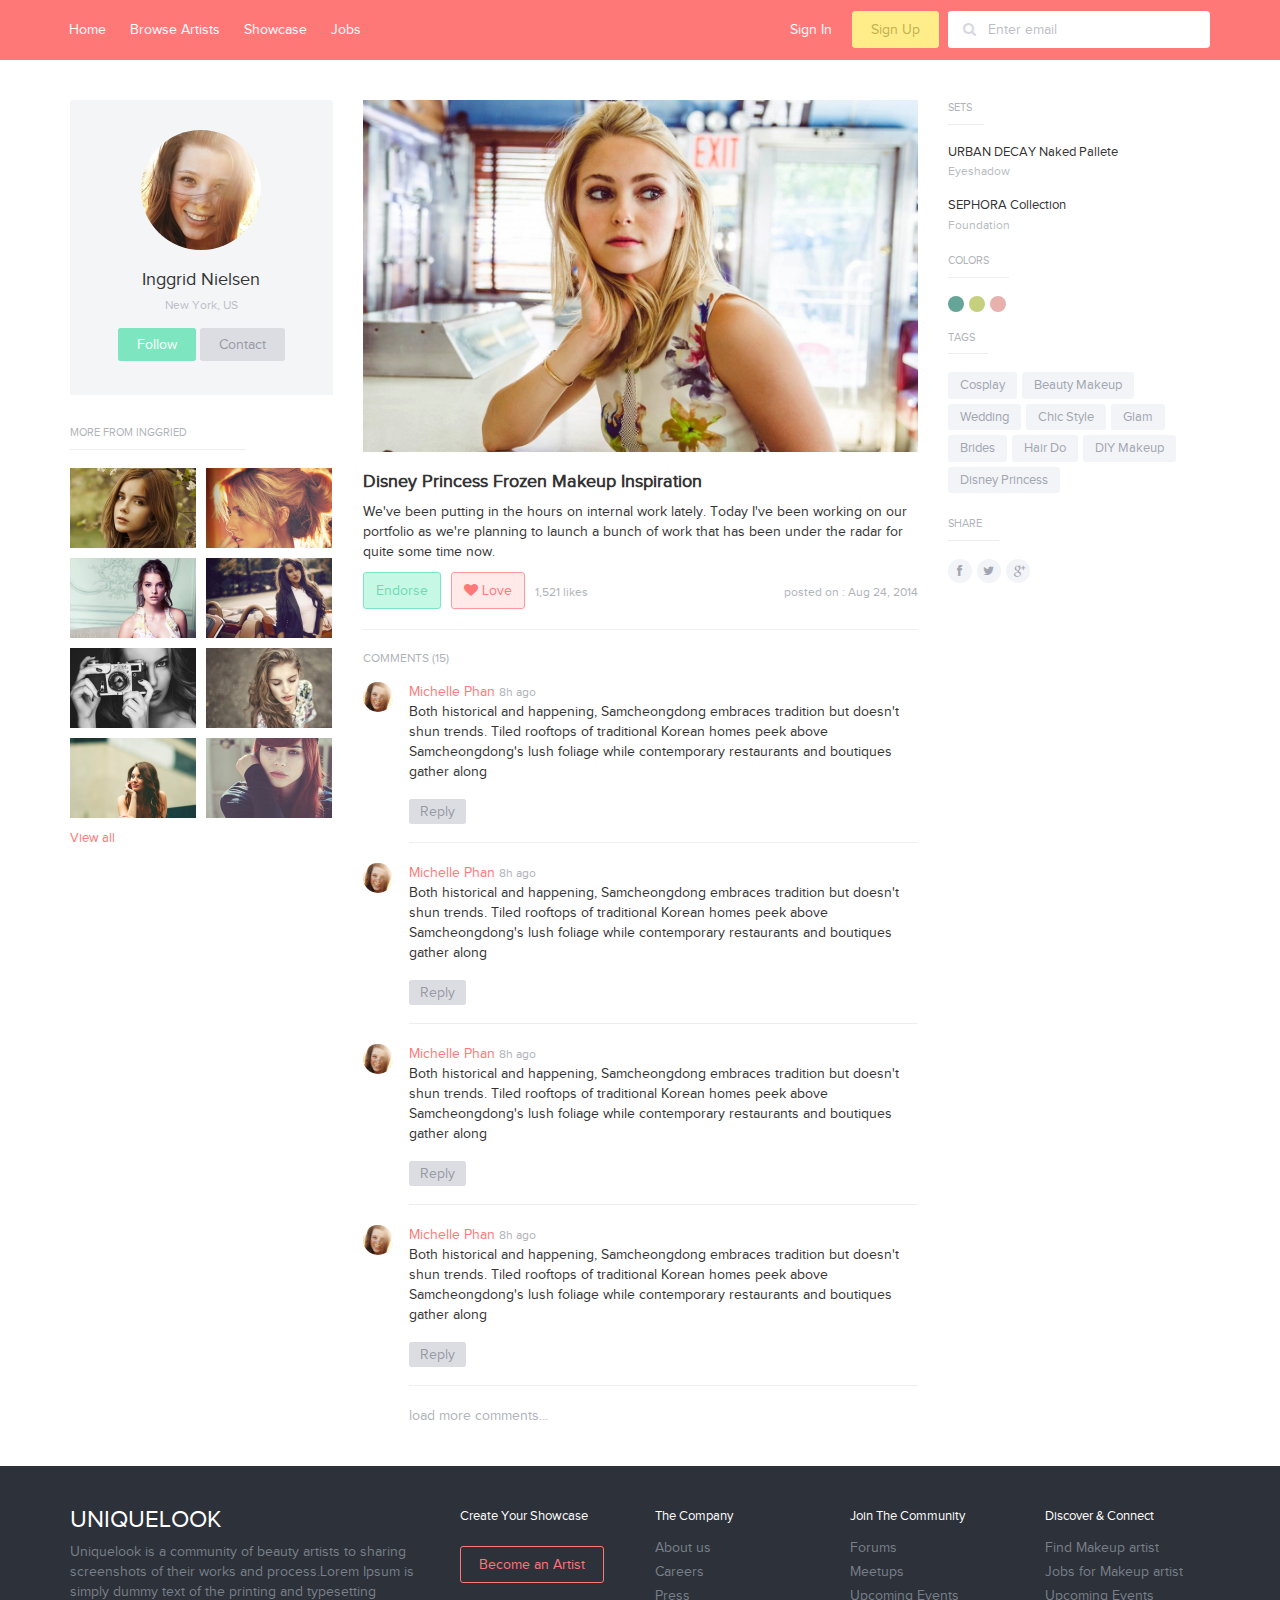
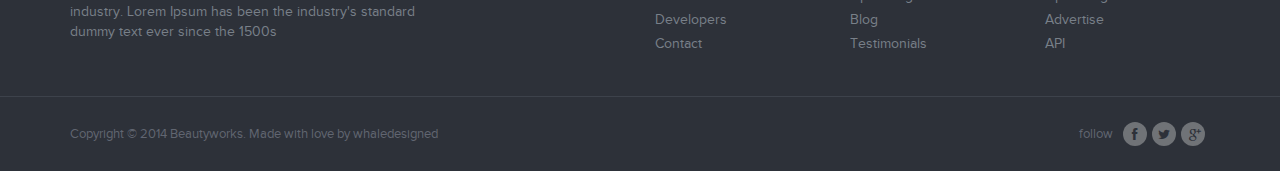
<file: showcase-detail.html>
<!DOCTYPE html>
<html lang="en">
<head>
    <meta charset="utf-8">
	<meta name="viewport" content="width=device-width, initial-scale=1.0">
    <meta name="description" content="">
    <meta name="author" content="">
    <title>Uniquelook - Makeup Artist Community</title>
    <link rel="stylesheet" href="css/bootstrap.css">
    <link rel="stylesheet" href="css/bootstrap-select.min.css">   
    <link rel="stylesheet" href="css/jquery-ui.css">
	<link rel="stylesheet" href="css/style.css">
    <link rel="stylesheet" href="css/font-awesome.css">
    <script type="text/javascript" src="js/jquery.js"></script>
	
    <!-- HTML5 shim and Respond.js IE8 support of HTML5 elements and media queries -->
    <!--[if lt IE 9]>
      <script src="https://oss.maxcdn.com/html5shiv/3.7.2/html5shiv.min.js"></script>
      <script src="https://oss.maxcdn.com/respond/1.4.2/respond.min.js"></script>
    <![endif]-->
</head>

<body>
 
    <nav>
      <div class="container">
            <div class="row">
            
            <div class="pull-left">
                <ul class="navigation">
                    <li><a href="#">Home</a></li>
                    <li><a href="#">Browse Artists</a></li>
                    <li><a href="#">Showcase</a></li>
                    <li><a href="#">Jobs</a></li>
                </ul> 
            </div>
         
            <div class="pull-right nav-right">
                <a href="#" class="signin-link" data-toggle="modal" data-target="#signin-modal">Sign In</a>
                <a class="btn btn-unique btn-unique-yellow signup-button" href="#" data-toggle="modal" data-target="#signup-modal">Sign Up</a>
                <div class="search">
                    <form>
                    <div class="input-group">
                          <div class="input-group-addon">
                                <i class="fa fa-search"></i>
                          </div>
                          <input class="form-control" type="email" placeholder="Enter email">
                        </div>
                    </form>
                </div>
                
            </div> 
                
            </div>    
      </div>               
    </nav>
    
    
    <div id="homepage-work">
        <div class="container">
            <div class="row">
                
                
             <div class="col-md-3">    
                 
                 <div class="profile-card" style="margin-bottom:30px;">
                    <div class="profile-card-image"><img src="images/web/user.png"/></div>
                     
                    <div class="profile-card-name">
                        <h4>Inggrid Nielsen</h4>
                        <small>New York, US</small>
                    </div>    
                     <div class="profile-card-button"> 
                        <a href="#" class="btn-unique btn-unique-green">Follow</a>      
                        <a href="#" class="btn-unique btn-unique-gray">Contact</a> 
                     </div> 
                     <div class="clear:both"></div>
                 </div> 
                 
                
                 <span class="sidebar-header">MORE FROM INGGRIED<hr/></span>
                 <div class="sidebar-section">
                 
                    <a href="#" class="showcase-more-image"><img src="images/web/other1.png"/></a>
                    <a href="#" class="showcase-more-image"><img src="images/web/other2.png"/></a>
                    <a href="#" class="showcase-more-image"><img src="images/web/other3.png"/></a>
                    <a href="#" class="showcase-more-image"><img src="images/web/other4.png"/></a>
                    <a href="#" class="showcase-more-image"><img src="images/web/other5.png"/></a>
                    <a href="#" class="showcase-more-image"><img src="images/web/other6.png"/></a>
                    <a href="#" class="showcase-more-image"><img src="images/web/other7.png"/></a>
                    <a href="#" class="showcase-more-image"><img src="images/web/other8.png"/></a> 
                    <a href="#" class="more-image-viewall">View all</a>
                     
                 </div>
               
             </div>
            
              <div class="col-md-6">   
                  
              <div class="showcase-image"><img src="images/web/showcase.png"/></div> 
                
              <h4 style="font-weight:600;">Disney Princess Frozen Makeup Inspiration</h4>   
               <p style="float:left;">We've been putting in the hours on internal work lately. Today I've been working on our portfolio as we're planning to launch a bunch of work that has been under the radar for quite some time now.
</p>   
              <div style="width:100%; float:left;">    
                <a href="#" class="btn-unique-like btn-unique-greenendorse" style="float:left;margin-right:10px;">Endorse</a>
                <a href="#" class="btn-unique-like btn-unique-redlike" style="float:left;"><i class="fa fa-heart" style=""></i> Love</a>
                <small class="showcase-likescounter">1,521 likes</small>
                <small class="showcase-date">posted on : Aug 24, 2014</small>  
                <div class="clear"></div> 
              </div>    
                 
               
              <hr style="float:left; width:100%;"/>
              <small class="comment-counter" style="float:left;">COMMENTS (15)</small>
       
               <!-- SINGLE COMMENT-->
               <div class="blog-usercomment" >
                    <div class="col-sm-1" style="padding:0px;"><img class="avatar" src="images/web/user.png"/></div>
                    <div class="col-sm-11" style="padding:0px; padding-left:0px;">
                        <span class="commenter"><a href="#">Michelle Phan</a> <small>8h ago</small> </span>
                        <p>Both historical and happening, Samcheongdong embraces tradition but 
                            doesn't shun trends. Tiled rooftops of traditional Korean homes peek 
                            above Samcheongdong's lush foliage while contemporary restaurants 
                            and boutiques gather along 
                            <br/><br/><a href="#" class="replycomment btn-unique-gray">Reply</a>   
                       </p> 
                       <hr/>
                    </div>       
                    <div class="clear"></div>
               </div>
               <!-- SINGLE COMMENT-->     

              <!-- SINGLE COMMENT-->
               <div class="blog-usercomment" >
                    <div class="col-sm-1" style="padding:0px;"><img class="avatar" src="images/web/user.png"/></div>
                    <div class="col-sm-11" style="padding:0px; padding-left:0px;">
                        <span class="commenter"><a href="#">Michelle Phan</a> <small>8h ago</small> </span>
                        <p>Both historical and happening, Samcheongdong embraces tradition but 
                            doesn't shun trends. Tiled rooftops of traditional Korean homes peek 
                            above Samcheongdong's lush foliage while contemporary restaurants 
                            and boutiques gather along 
                            <br/><br/><a href="#" class="replycomment btn-unique-gray">Reply</a>   
                       </p> 
                       <hr/>
                    </div>       
                    <div class="clear"></div>
               </div>
               <!-- SINGLE COMMENT--> 
                  
               <!-- SINGLE COMMENT-->
               <div class="blog-usercomment" >
                    <div class="col-sm-1" style="padding:0px;"><img class="avatar" src="images/web/user.png"/></div>
                    <div class="col-sm-11" style="padding:0px; padding-left:0px;">
                        <span class="commenter"><a href="#">Michelle Phan</a> <small>8h ago</small> </span>
                        <p>Both historical and happening, Samcheongdong embraces tradition but 
                            doesn't shun trends. Tiled rooftops of traditional Korean homes peek 
                            above Samcheongdong's lush foliage while contemporary restaurants 
                            and boutiques gather along 
                            <br/><br/><a href="#" class="replycomment btn-unique-gray">Reply</a>   
                       </p> 
                       <hr/>
                    </div>       
                    <div class="clear"></div>
               </div>
               <!-- SINGLE COMMENT--> 
               <!-- SINGLE COMMENT-->
               <div class="blog-usercomment" >
                    <div class="col-sm-1" style="padding:0px;"><img class="avatar" src="images/web/user.png"/></div>
                    <div class="col-sm-11" style="padding:0px; padding-left:0px;">
                        <span class="commenter"><a href="#">Michelle Phan</a> <small>8h ago</small> </span>
                        <p>Both historical and happening, Samcheongdong embraces tradition but 
                            doesn't shun trends. Tiled rooftops of traditional Korean homes peek 
                            above Samcheongdong's lush foliage while contemporary restaurants 
                            and boutiques gather along 
                            <br/><br/><a href="#" class="replycomment btn-unique-gray">Reply</a>   
                       </p> 
                       <hr/>
                    </div>       
                    <div class="clear"></div>
               </div>
               <!-- SINGLE COMMENT--> 
               <a href="#" class="loadmorecomment">load more comments...</a>
                    
              </div> 
                    
                
              <div class="col-md-3"> 
              
                  <span class="sidebar-header">SETS<hr/></span>
                    <div class="sidebar-section">
                    
                    <span class="sidebar-sets">
                        <p>URBAN DECAY Naked Pallete</p>
                        <small>Eyeshadow</small>  
                    </span>
                    
                    <span class="sidebar-sets">
                        <p>SEPHORA Collection</p>
                        <small>Foundation</small>  
                    </span>    
                        
                    </div> 
                    <div class="sidebar-section-clear"></div>
                    
                    <span class="sidebar-header">COLORS<hr/></span>
                    <div class="sidebar-section">
                    
                    <div class="sidebar-colorshowcase" style="background-color:#65a598;"></div>
                    <div class="sidebar-colorshowcase" style="background-color:#c5d07e;"></div>
                    <div class="sidebar-colorshowcase" style="background-color:#e7b2ae;"></div>    
                        
                  
                    </div>
                    <div class="sidebar-section-clear"></div>
                  
                  <span class="sidebar-header">TAGS<hr/></span>
                  
                  <div class="sidebar-section">
                    <a href="#" class="tag">Cosplay</a>
                    <a href="#" class="tag">Beauty Makeup</a>
                    <a href="#" class="tag">Wedding</a>
                    <a href="#" class="tag">Chic Style</a>
                    <a href="#" class="tag">Glam</a>
                    <a href="#" class="tag">Brides</a>
                    <a href="#" class="tag">Hair Do</a>
                    <a href="#" class="tag">DIY Makeup</a>
                    <a href="#" class="tag">Disney Princess</a>
                  </div>
                  
                  <div class="sidebar-section-clear"></div>
                  
                  <span class="sidebar-header">SHARE<hr/></span>
                  <div class="sidebar-section">
                    <a href="#" class="sidebar-social-icon"> <i class="fa fa-facebook fa-social-icon"></i></a>
                    <a href="#" class="sidebar-social-icon"> <i class="fa fa-twitter fa-social-icon"></i></a>
                    <a href="#" class="sidebar-social-icon"> <i class="fa fa-google-plus fa-social-icon"></i></a>  
                  </div>      
              </div>    
                
                
                
            </div>
        </div>
    </div>    
    
    <!-- /footer -->
	<div id="footer" class="clearfix">
        <div class="container">
            <div class="row">
                <div class="col-md-4">
                    <h3 style="margin-top:0px; color:#FFF;">UNIQUELOOK</h3>    
                    <p>Uniquelook is a community of beauty artists to sharing screenshots of their works and process.Lorem Ipsum is simply dummy text of the printing and typesetting industry. Lorem Ipsum has been the industry's standard dummy text ever since the 1500s</p>
                </div>
                <div class="col-md-2">
                    <span style="color:#FFF; font-size:13px;">Create Your Showcase</span><br/></br>
                    <a class="btn btn-unique btn-unique-red" href="recital.html">Become an Artist</a>
                </div>
                <div class="col-md-2">
                    <span style="color:#FFF; font-size:13px;">The Company</span>
                    <ul class="footerlink">
                        <li><a href="#">About us</a></li>
                        <li><a href="#">Careers</a></li>
                        <li><a href="#">Press</a></li>
                        <li><a href="#">Developers</a></li>
                        <li><a href="#">Contact</a></li>
                    </ul>
                </div>
                <div class="col-md-2">
                    <span style="color:#FFF; font-size:13px;">Join The Community</span>
                    <ul class="footerlink">
                        <li><a href="#">Forums</a></li>
                        <li><a href="#">Meetups</a></li>
                        <li><a href="#">Upcoming Events</a></li>
                        <li><a href="#">Blog</a></li>
                        <li><a href="#">Testimonials</a></li>
                    </ul>
                </div>
                <div class="col-md-2">
                    <span style="color:#FFF; font-size:13px;">Discover &amp; Connect</span>
                    <ul class="footerlink">
                        <li><a href="#">Find Makeup artist</a></li>
                        <li><a href="#">Jobs for Makeup artist</a></li>
                        <li><a href="#">Upcoming Events</a></li>
                        <li><a href="#">Advertise</a></li>
                        <li><a href="#">API</a></li>
                    </ul>
                </div>
            </div>
        </div>
    </div>
    <!-- /footer -->
    
    <!-- /copyright -->
	<div id="copyright" class="clearfix">
			<div class="container">
				<div class="pull-left copyright-left">
					Copyright &copy; 2014 Beautyworks. Made with love by whaledesigned
				</div>
				
                <div class="pull-right copyright-right">
					<span style="float:left;margin-right:10px; margin-top:3px;color:#616671;">follow</span>
                    <a href="#" class="social-icon"> <i class="fa fa-facebook fa-social-icon"></i></a>
                    <a href="#" class="social-icon"> <i class="fa fa-twitter fa-social-icon"></i></a>
                    <a href="#" class="social-icon"> <i class="fa fa-google-plus fa-social-icon"></i></a>
                </div>
				
			</div>
	</div>
    <!-- /copyright -->
    
    
    <!-- FORGOT PASSWORD Modal -->
    <div class="modal fade" id="forgotpassword-modal" tabindex="-1" role="dialog" aria-labelledby="myModalLabel" aria-hidden="true">
          <div class="modal-dialog">
            <div class="modal-content">
              <div class="modal-header">
                <button type="button" class="close" data-dismiss="modal" style="margin-top:-14px;"><span aria-hidden="true">&times;</span><span class="sr-only">Close</span></button>
                <h4 class="modal-title" id="myModalLabel">Forgot Your Password?</h4>
              </div>
                
              <div class="modal-body form-resetPassword">
                <p>Enter the email address associated with your account, and we'll email you a link to reset your password</p>

                <form role="form" data-toggle="validator" >


                <div class="form-group">
                <input type="email" id="inputEmail" class="form-control field-resetPassword" placeholder="Email Address" data-error="invalid email address" required>   
                <div class="help-block with-errors"></div> 
              </div>    
                 <button type="submit" class="btn btn-unique-big btn-unique-redfull btn-block " style="float:left; margin-top:0px;">Send Reset Link</button>
                </form>
                <div style="clear:both;"></div>
              </div>
                
              <div class="modal-footer">
                <a href="#" id="signup-trigger-fromforgot">Sign up</a> or <a href="#" id="signin-trigger-fromforgot">Sign in</a>
              </div>
            </div>
          </div>
    </div>
    <!-- FORGOT PASSWORD Modal -->
    
    
    <!-- SIGN IN Modal -->
    <div class="modal fade" id="signin-modal" tabindex="-1" role="dialog" aria-labelledby="myModalLabel" aria-hidden="true">
      <div class="modal-dialog">
        <div class="modal-content">
          
          <div class="modal-header">
                <button type="button" class="close" data-dismiss="modal" style="margin-top:-14px;"><span aria-hidden="true">&times;</span>
                    <span class="sr-only">Close</span>
                </button>
                <h4 class="modal-title" id="myModalLabel">Sign in for UNIQUELOOKS</h4>
          </div>
          <div class="modal-body form-signin">
              <a class="btn btn-unique-facebook btn-unique-redfull btn-block" style="margin-bottom:8px;">
                 <i class="fa fa-facebook"></i>Sign in with Facebook
              </a>  
              <div style="clear:both;"></div>
              <div class="or-separator">
                <p class="text">or</p>         
                <hr/>  
              </div>
              
              <form role="form" data-toggle="validator" name="signin-form" style="margin-top:8px;">
                <div class="form-group">
                    <input type="email" id="inputEmail" class="form-control field-signin" placeholder="Email Address" data-error="invalid email address" required>                     <div class="help-block with-errors"></div> 
                </div> 

                <div class="form-group">
                    <input name="" type="password" class="form-control field-signin" placeholder="Password"> 
                </div>   
                <div class="checkbox" style="float:left; margin-top:0px;">
                    <label>
                        <input type="checkbox"><span style="margin-top:2px;float:left;font-size:13px;">Remember me</span>
                    </label>
                </div>
                <div class="forgotLink-container"><a href="#" id="forgotpassword-trigger">Forgot password?</a></div>    
                <button type="submit" class="btn btn-unique-big btn-unique-redfull btn-block " style="float:left; margin-top:0px;">Sign In</button>
              </form>
              <div style="clear:both;"></div>
          </div>
          <div class="modal-footer">
            Don't have an account? <a href="#" id="signup-trigger">Sign up</a>
          </div>
            
        </div>
      </div>
    </div>
    <!-- SIGN IN Modal -->
    
    <!-- SIGN UP Modal -->
<div class="modal fade" id="signup-modal" tabindex="-1" role="dialog" aria-labelledby="myModalLabel" aria-hidden="true">
  <div class="modal-dialog">
    <div class="modal-content">
      <div class="modal-header">
            <button type="button" class="close" data-dismiss="modal" style="margin-top:-14px;"><span aria-hidden="true">&times;</span><span class="sr-only">Close</span></button>
            <h4 class="modal-title" id="myModalLabel">Sign up for UNIQUELOOKS</h4>
      </div>
      <div class="modal-body form-signup">
            <a class="btn btn-unique-facebook btn-unique-redfull btn-block" style="margin-bottom:8px;">
                <i class="fa fa-facebook"></i>Sign up with Facebook
            </a>   
          
           <div style="clear:both;"></div>
        
          <div class="or-separator">
          
         <p class="text">or</p>         
          <hr/>  
          </div>
          
         <form role="form" data-toggle="validator" style="margin-top:8px;">
             
           <div class="form-group">  
                <input name="" type="text" class="form-control field-signup" placeholder="First Name" data-error="First name is required" required>
               <div class="help-block with-errors"></div> 
         </div>
             
            <div class="form-group">  
                <input name="" type="text" class="form-control field-signup" placeholder="Last Name" data-error="Last name is required" required>   
               <div class="help-block with-errors"></div> 
         </div>
             
         
             
        <div class="form-group">
        <input type="email" id="inputEmail" class="form-control field-signup" placeholder="Email Address" data-error="Email address is required" required>   
        <div class="help-block with-errors"></div> 
        </div> 
             
        
         <div class="form-group">
         <input name="" type="password" class="form-control field-signup" placeholder="Password" data-error="Password is required" required>     
             
       
        <div class="help-block with-errors"></div> 
        </div> 
        
             <div class="form-group">
         <input name="" type="password" class="form-control field-signup" placeholder="Confirm Password" data-error="Confirm Password is required" required>     
             
       
        <div class="help-block with-errors"></div> 
        </div> 
        

        <div class="checkbox" style="float:left; margin-top:0px;">
            <label>
              <input type="checkbox"> <span style="float:left; margin-top:2px;font-size:13px;">I agree with Uniquelooks <a href="#">Terms &amp; Conditions</a>.</span>
            </label>
          </div>
            
            
        <button type="submit" class="btn btn-unique-big btn-unique-redfull btn-block " style="float:left; margin-top:0px;">Sign Up</button>
          
        </form>
          <div style="clear:both;"></div>
         
      </div>
      <div class="modal-footer">
        Have an account? <a href="#" id="signin-trigger">Sign in</a>
      </div>
    </div>
  </div>
</div>    
    
    
	<script type="text/javascript" src="js/bootstrap.min.js"></script>
    <script type="text/javascript" src="js/jquery-ui.min.js"></script>
    <script type="text/javascript" src="js/bootstrap-select.min.js"></script>
	<script type="text/javascript" src="js/jquery.mousewheel.js"></script>
    <script type="text/javascript" src="js/jquery.cycle.all.min.js"></script>
    <script type="text/javascript" src="js/jquery.validate.min.js"></script>
    <script type="text/javascript" src="js/functions.js"></script>
    <script>
      
    $("#signup-trigger").click(function() {
        $("#signin-modal").modal('hide');
        $("#signup-modal").modal('show');
}   );  
        
         $("#signin-trigger").click(function() {
        $("#signup-modal").modal('hide');
        $("#forgotpassword-modal").modal('hide');
        $("#signin-modal").modal('show');
}   );  
        
         $("#signin-trigger-fromforgot").click(function() {
        
        $("#forgotpassword-modal").modal('hide');
        $("#signin-modal").modal('show');
}   ); 
        
         $("#signup-trigger-fromforgot").click(function() {
        
        $("#forgotpassword-modal").modal('hide');
        $("#signup-modal").modal('show');
}   ); 
        
    $("#forgotpassword-trigger").click(function() {
        $("#signin-modal").modal('hide');
        $("#forgotpassword-modal").modal('show');
}   );     
        
    
      
    </script> 
</body>
</html>
</file>
<file: css/style.css>
@import url('user.css');

@font-face {
    font-family: 'proxima_nova_rgregular';
    src: url('../fonts/proximanova-regular-webfont.eot');
    src: url('../fonts/proximanova-regular-webfont.eot?#iefix') format('embedded-opentype'),
         url('../fonts/proximanova-regular-webfont.woff') format('woff'),
         url('../fonts/proximanova-regular-webfont.ttf') format('truetype'),
         url('../fonts/proximanova-regular-webfont.svg#proxima_nova_rgregular') format('svg');
    font-weight: normal;
    font-style: normal;
}
@font-face {
    font-family: 'proxima_nova_rgbold';
    src: url('../fonts/proximanova-bold-webfont.eot');
    src: url('../fonts/proximanova-bold-webfont.eot?#iefix') format('embedded-opentype'),
         url('../fonts/proximanova-bold-webfont.woff') format('woff'),
         url('../fonts/proximanova-bold-webfont.ttf') format('truetype'),
         url('../fonts/proximanova-bold-webfont.svg#proxima_nova_rgbold') format('svg');
    font-weight: normal;
    font-style: normal;
}


body {
  font-family: "proxima_nova_rgregular", "Helvetica Neue", Helvetica, Arial, sans-serif;
}
.container {
    width: 1170px;    
}


nav{
    background: #ff7878;
    height:60px;
    width:100%;
}

nav ul.navigation{list-style-type: none; margin-top:20px;padding:0px; padding-left:14px;}
nav ul.navigation li{display: inline; margin-right:20px;}
nav ul.navigation li a:link, nav ul.navigation li a:visited{color:#FFF;}



#homepage-work{
    background:#FFF; 

    padding:40px 0px 40px 0px;
}

ul.nav li.active{ border-bottom: solid #ff7878 1px; margin-top:1px; border-left:1px #fff solid; border-right:1px #fff solid;}
ul.nav li.active a:link{ border:0; color:#ff7878; } 
ul.nav li a:link{color:#333;margin-top:2px;}
ul.nav li a:hover{background-color:#FFF; border:0px; border:1px solid #FFF; border-bottom:0px;color:#777;}

#homepage-heroimage-container{
    background:#000; 
    height:400px;
    padding:0px 0px;
}
.homepage-heroimage{background: url(../images/web/big.png) no-repeat 0 0; background-position: center center;opacity:0.8; height:400px;}
.welcome-cta{position:absolute; z-index:100;padding-left:15px; margin-top:100px; width:1140px;}
.welcome-cta h1{color:#FFF;font-size:42px;}
.welcome-cta p{color:#FFF; font-size:16px; margin-bottom:20px;}
.welcome-cta .cover-artistname{position:absolute; z-index:100;color:#FFF; right:0px;margin-top:100px;}
.cover-artistname a:link, .cover-artistname a:visited{ color:#FFF;}
.cover-artistname a:hover{ color:#FFF;text-decoration:underline;}

.showcase-single{margin-bottom: 30px;}
.showcase-thumbnail{background-color:#fff; height:180px;float:left; width:100%;border-radius:2px;}

.showcase-thumbnail img{
        width:100%; height:180px; border-radius:2px;
        -webkit-transition: all .4s ease-in-out;
        -moz-transition: all .4s ease-in-out;
        -ms-transition: all .4s ease-in-out;
        -o-transition: all .4s ease-in-out;
        transition: all .4s ease-in-out;}

.showcase-thumbnail:hover img{
        opacity:0.8;
        -webkit-transition: all .4s ease-in-out;
        -moz-transition: all .4s ease-in-out;
        -ms-transition: all .4s ease-in-out;
        -o-transition: all .4s ease-in-out;
        transition: all .4s ease-in-out;
}
span.showcase-title{margin-top:10px; float:left; width:100%; font-weight:600;}
.showcase-title a:link, .showcase-title a:visited{ color:#333;}
.showcase-info{margin-top:6px; float:left; width:100%;}
.showcase-artistthumbnail{float:left; width:24px; height:24px; background-color:#d6d8df; border-radius:24px;margin-right:10px;}
.showcase-artistthumbnail img{width:24px; height:24px; border-radius:24px;}
.showcase-artistname{float:left; margin-top:3px;}


a.showcase-artist:link, a.showcase-artist:visited{ color:#ff7878; }
a.showcase-artist:hover .showcase-artistname{text-decoration:underline;}
.showcase-commentlike{float:right; margin-top:3px; color:#bcbec6;font-size:13px;}
.showcase-commentlike-profile{float:left; margin-top:3px; color:#bcbec6;font-size:13px;}


.showcase-commentlike i.fa-heart, .showcase-commentlike-profile i.fa-heart{margin-right:5px; font-size:12px;color:#d6d8df;}
.showcase-commentlike i.fa-comment, .showcase-commentlike-profile i.fa-comment{margin-left:5px; margin-right:5px; font-size:13px;color:#d6d8df;}
.showcase-commentlike a:link, .showcase-commentlike a:visited{ color:#bcbec6;}
.showcase-commentlike-profile a:link, .showcase-commentlike-profile a:visited{ color:#bcbec6;}


#homepage-job{
    background:#eef0f5; 
    height:420px;
    padding:60px 0px;
}

.homepage-job-header{text-align:center;color:#a8abb3; margin-bottom:30px;}

.homepage-singlejob-top p a:link, .homepage-singlejob-top p a:visited{ color:#333;}

#homepage-job .morejobs a:link,#homepage-job .morejobs a:visited{
    color:#ff7878;
}
.homepage-singlejob-bottom a:link,.homepage-singlejob-bottom  a:visited{
    color:#ff7878;
}

.homepage-singlejob{background-color:#fff; min-height:120px; border-radius:3px;}
.homepage-singlejob-top{padding:20px 20px 10px 20px;}

.homepage-singlejob-bottom{padding:10px 20px 10px 20px; border-top:solid 1px #f5f6fa;}

#beforefooter{
    background: #ff7878;
    height:330px;
    padding:60px 0px;
}


#beforefooter p{font-size:16px;}
#beforefooter p a:link,#beforefooter p a:visited{
    color: #ab5050;
    text-decoration:none;
}
#beforefooter p a:hover{text-decoration: underline;}


#footer {
    padding: 40px 30px;
    color: #BBB;
	background: #2d3139;
}


#copyright {
    padding: 25px 30px;
    border-top: 1px solid #3d424b;
    color: #BBB;
	background: #2d3139;
}
#copyright a {
    color: #888;
}
#copyright .list-inline {
    margin: 0;
}
#copyright .list-inline li {
    margin-right: 10px;
}
.copyright-left{font-size:13px; color:#616671;margin-top:3px;}
.copyright-right{font-size:13px; color:#616671;}


#copyright .social-icon{width:24px; height:24px; padding-top:4px; margin-right:5px; text-align:center; border-radius:30px; background-color:#707377; float:left;}
#copyright .social-icon:hover{background-color:#777b80;}
.social-icon .fa-social-icon{color:#2d3139;}
.fa-google-plus{margin-left:2px;}

ul.footerlink{margin:0; padding:0px; list-style-type:none; line-height:24px; margin-top:10px;}
ul.footerlink a:link,ul.footerlink a:visited{color:#798089;}
ul.footerlink a:hover{color:#868e97;}
#footer p{color:#798089;}


.btn-unique{
    text-decoration: none;
    padding: 8px 18px;
    font-size: 14px;
    line-height: 19px;
    border-radius:3px;
}
.btn-unique:hover{text-decoration: none;}


.btn-unique-big{
    text-decoration: none;
    padding: 12px 40px;
    font-size: 16px;
    line-height: 19px;
    border-radius:3px;
}

.btn-unique-red{
    border:solid 1px #ff7878;
    background: transparent;
    color: #ff7878;
}
.btn-unique-red:hover{
    border:solid 1px #ff7878;
    background: #ff7878;
    color: #fff;
}


.btn-unique-redfull{
    border:solid 1px #ff7878;
    background: #ff7878;
    color: #fff;
}
.btn-unique-redfull:hover{
    border:solid 1px #ff8c8c;
    background: #ff8c8c;
    color: #fff;
}


.btn-unique-white{
    border:solid 1px #fff;
    background: transparent;
    color: #fff;
}
.btn-unique-white:hover{
    border:solid 1px #ff7878;
    background: #fff;
    color: #ff7878;
}

.btn-unique-green{
    border:solid 1px #7de6c0;
    background: #7de6c0;
    color: #FFF;
}
.btn-unique-green:hover{
    border:solid 1px #7de6c0;
    background: #85e9c5;
    color: #FFF;
}


.btn-unique-purewhite{
    border:solid 1px #fff;
    background: transparent;
    color: #fff;
}
.btn-unique-purewhite:hover{
    border:solid 1px #fff;
    background: #fff;
    color: #333;
   
}

.btn-unique-yellow{
    border:solid 1px #ffed89;
    background: #ffed89;
    color: #c1b052;
}
.btn-unique-yellow:hover{
    border:solid 1px #fff1a6;
    background: #fff1a6;
    color: #c1b052;
}

.btn-unique-filter{
    text-decoration: none;
    padding: 4px 10px;
    font-size: 14px;
    line-height: 19px;
    border-radius:3px;
}

.btn-unique-gray{
    border:solid 1px #dcdde3;
    background: #dcdde3;
    color: #979aa3;
}

.btn-unique-gray:hover{
    border:solid 1px #e0e1e7;
    background: #e0e1e7;
    color: #979aa3;
}

.btn-unique-greenendorse{
    border:solid 1px #7de6c0;
    background: #c5f9e6;
    color: #6fd9b2;
}
.btn-unique-greenendorse:hover{
    border:solid 1px #7de6c0;
    background: #7de6c0;
    color: #FFF;
}

.btn-unique-redlike{
    border:solid 1px #ff9999;
    background: #ffe9e9;
    color: #ff7878;
}
.btn-unique-redlike:hover{
    border:solid 1px #ff7878;
    background: #ff7878;
    color: #fff;
    
}

.btn-unique-like{
    text-decoration: none;
    padding: 8px 12px;
    font-size: 14px;
    line-height: 19px;
    border-radius:3px;
}
.btn-unique-like:hover{text-decoration: none;}



a.signin-link:link, a.signin-link:visited{margin-top:20px;float:left; margin-right:20px;color:#FFF;}

.input-group{border:0px;}
.nav-right {width:435px;}    
.nav-right .signin-link{float:left;}   
.nav-right .signup-button{margin-top:11px; float:left;} 
.nav-right .search{height:32px;} 
.nav-right .input-group{width:262px;float:right;margin-top:11px; border:0px;margin-left:8px; margin-right:15px;} 
.input-group-addon{background-color:#FFF; border:0px; width:30px;height:37px; border-radius:3px 0px 0px 3px; padding-right:0px;}
.nav-right i.fa-search{color:#d6d8df;}
.nav-right .form-control{color:#a1a4af; border:0px; height:37px; box-shadow:0px 0px 0px; padding-left:10px; width:100%; }    
 .form-control::-moz-placeholder {
          color: #bcbec6;
          opacity: 1;
        }
        .form-control::-ms-input-placeholder {
          color: #bcbec6;
        }
        .form-control::-webkit-input-placeholder {
          color: #bcbec6;
        }



 .btn-unique-facebook{color:#fff;
        
     text-decoration: none;
    padding: 12px 40px;
    font-size: 16px;
    line-height: 19px;
    border-radius:3px;
    background: #3f63b0;
	-moz-border-radius: 3px;
	-webkit-border-radius: 3px;
	border: 1px solid #3d5ba0;
    }

.btn-unique-facebook:hover{
    background: #486fc2;
    border: 1px solid #3d5ba0;
    }

.btn-unique-facebook i{margin-right:10px;}

.or-separator{background: none;
height: 35px;
position: relative;
text-align: center;
      
             
         }
        .or-separator .text {
background-color: #FFF;
display: inline-block;
margin: 0;
padding: 9px 8px;
              color:#dee1e7; 
            font-size:12px;
        }
        .or-separator hr {
margin: -18px auto 10px auto;
width: 100%;}





.sidebar-header{font-size:11px; text-transform:uppercase;color:#b0b3b9; min-width:10px; float:left;}
.sidebar-header hr{margin-top:8px; width:150%; margin-bottom:18px;}
.sidebar-section{clear:left; width:100%; }
.sidebar-section ul.filter{padding:0px; list-style-type:none; margin:0px;}
.sidebar-section ul.filter li {width:100%; float:left; margin-bottom: 10px; font-size:13px;}
.sidebar-section ul.filter li .filter-checkbox{float:left; margin-top:2px; margin-right:8px;}
.sidebar-section ul.filter li span{float:left;}
.sidebar-section-clear {clear:left; margin-bottom:18px;}


.tag{float:left; padding:4px 12px; background-color:#f2f4f8; border-radius:3px; font-size:13px; color:#a2a6b0; margin:0px 5px 5px 0px;}
.tag:hover{background-color:#d2d4db;color:#FFF; text-decoration:none;}
.sidebar-job{float:left;width:100%; margin-bottom:10px;}
.sidebar-job a:link, .sidebar-job a:visited{font-size:13px; margin-bottom:0px; color:#333;}

a.next-link:link, a.next-link:visited{color:#d2d3dd;}
.sidebar-colorshowcase{ width:16px; height:16px; float:left; border-radius:16px;margin-right:5px;}
.sidebar-sets {margin-bottom:15px;float:left;}
.sidebar-sets:last-child{margin-bottom:0px;}
.sidebar-sets p{margin-bottom:0px;font-size:13px;}
.sidebar-sets small{color:#b8bbc1;}

.sidebar-social-icon{width:24px; height:24px; padding-top:4px; margin-right:5px; text-align:center; border-radius:30px; background-color:#f2f4f8; color:#a2a6b0; float:left;font-size:12px;}
.sidebar-social-icon:hover{background-color:#d2d4db; color:#FFF;}
.fa-google-plus{margin-left:3px;}


.blog-usercomment{float:left;}
.blog-usercomment img.avatar{width:30px; height:30px; border-radius:30px;}
.comment-counter{margin-bottom:15px; float:left;color:#b0b3b9; }
.blog-usercomment .commenter a:link, .blog-usercomment .commenter a:visited{color:#ff7878;}
.blog-usercomment .commenter small{color:#b0b3b9;}
a.replycomment:link{text-decoration: none;
    padding: 4px 10px;
    font-size: 14px;
    line-height: 19px;
    border-radius:3px;}
.loadmorecomment:link, .loadmorecomment:visited {float:left;padding-left:46px;color:#b0b3b9; }

small.showcase-likescounter{float:left; margin-left:10px; margin-top:12px;color:#b0b3b9;}
small.showcase-date{float:right; margin-left:10px; margin-top:12px;color:#b0b3b9;}
.showcase-image{width:555px; background-color:#e2e3e9; height:352px;margin-bottom:20px;}
.showcase-image img{width:555px;height:352px;}

.showcase-more-image{background-color:#e2e3e9;height:80px;width:126px; float:left;margin-right:10px; margin-bottom:10px;}
.showcase-more-image:nth-child(2n){background-color:#e2e3e9;height:80px;width:126px; float:left;margin-right:0px;margin-bottom:10px;}
a.more-image-viewall:link, a.more-image-viewall:visited{color:#ff7878; font-size:13px;}
.showcase-more-image img{height:80px;width:126px;}

.profile-card{background-color:#f4f5f7; padding:30px 30px 40px 30px; float:left;border-radius:3px 3px 0px 0px;}
.profile-card-image{text-align:center;float:left;width:100%;}
.profile-card-image img{width:120px; height:120px; float:left; margin:0px 41px; border-radius:100px;}
.profile-card-name{float:left; width:100%; text-align:center;margin-top:10px;}
.profile-card-name h4{margin-bottom:5px;}
.profile-card-name small{color:#bcbeca;}
.profile-card-button{float:left; width:100%; text-align:center; margin-top:20px;}
.profile-card-followers{background-color:#f4f5f7; 
                             padding:0px; float:left; width:100%;border-radius:0px 0px 3px 3px; margin-bottom:20px; border-top:solid 1px #e1e3e8; text-align:center;}
.profile-card-followers .following{border-right:solid 1px #e1e3e8; padding:15px 20px;}
.profile-card-followers span{font-weight:600;}
.profile-card-followers small{color:#bcbeca;}
.profile-card-followers .followers{padding:15px 20px;}
.profile-card-followers a:link, .profile-card-followers a:visited{color:#333}
.profile-card-followers a:hover{background-color:#eef0f3;text-decoration: none;}

ul.about-info{list-style-type:none;margin:0px; padding:0px;}
ul.about-info li{margin-bottom:5px;font-size:13px;}
ul.about-info li .fa{float:left;margin-right:10px;margin-top:2px;}
ul.about-info li span{}
.sidebar-about{font-size:13px;}

.profilecard-showcasesmall{height:80px;width:100%;float:left; border-radius:0px 0px 3px 3px; margin-bottom:34px;}

.showcase-smallthumb{background-color:#999;padding:0px;height:78px;}

.showcase-smallthumb:last-child{background-color:#999;padding:0px;height:78px;border-radius:0px 0px 3px 0px;}
.showcase-smallthumb:last-child img{border-radius:0px 0px 3px 0px;}
.showcase-smallthumb:first-child{background-color:#999;padding:0px;height:78px;border-radius:0px 0px 0px 3px;}
.showcase-smallthumb:first-child img{border-radius:0px 0px 0px 3px;}
.showcase-smallthumb img{width:100%; height:78px;}
</file>
